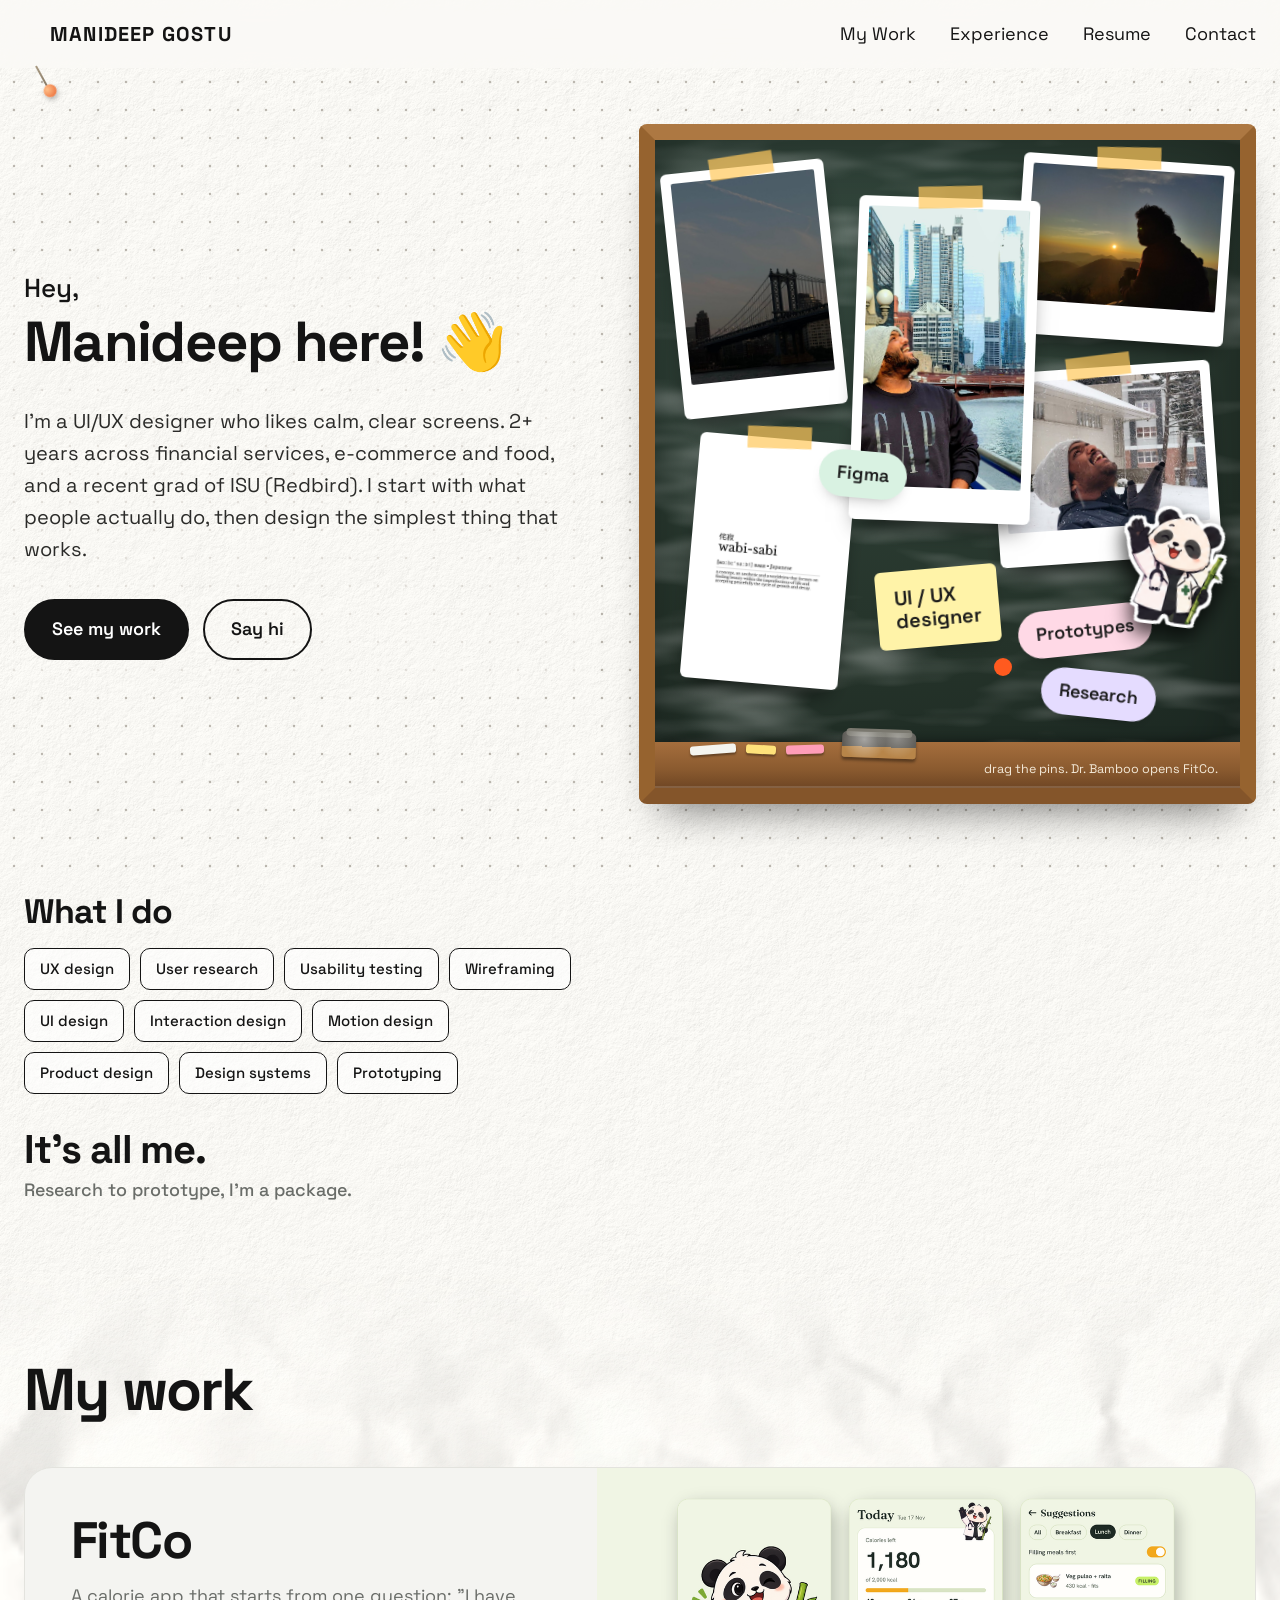
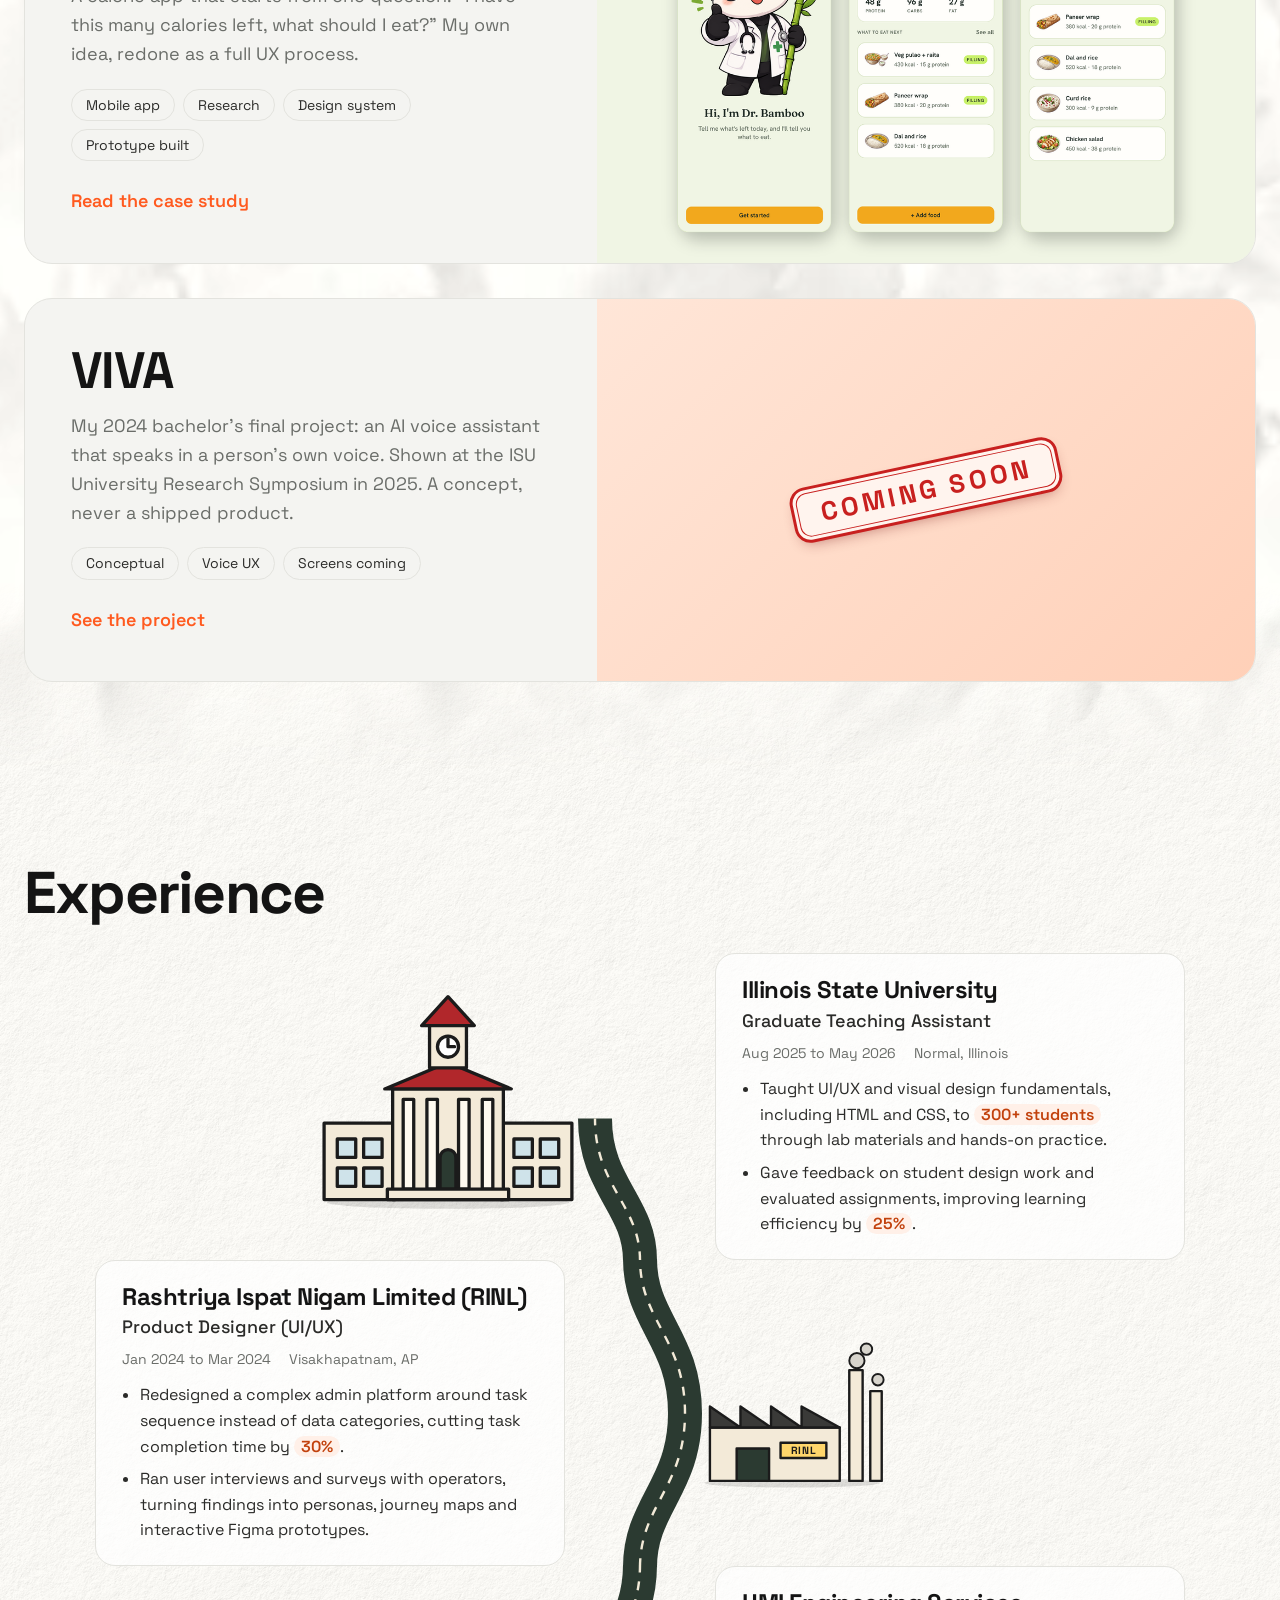
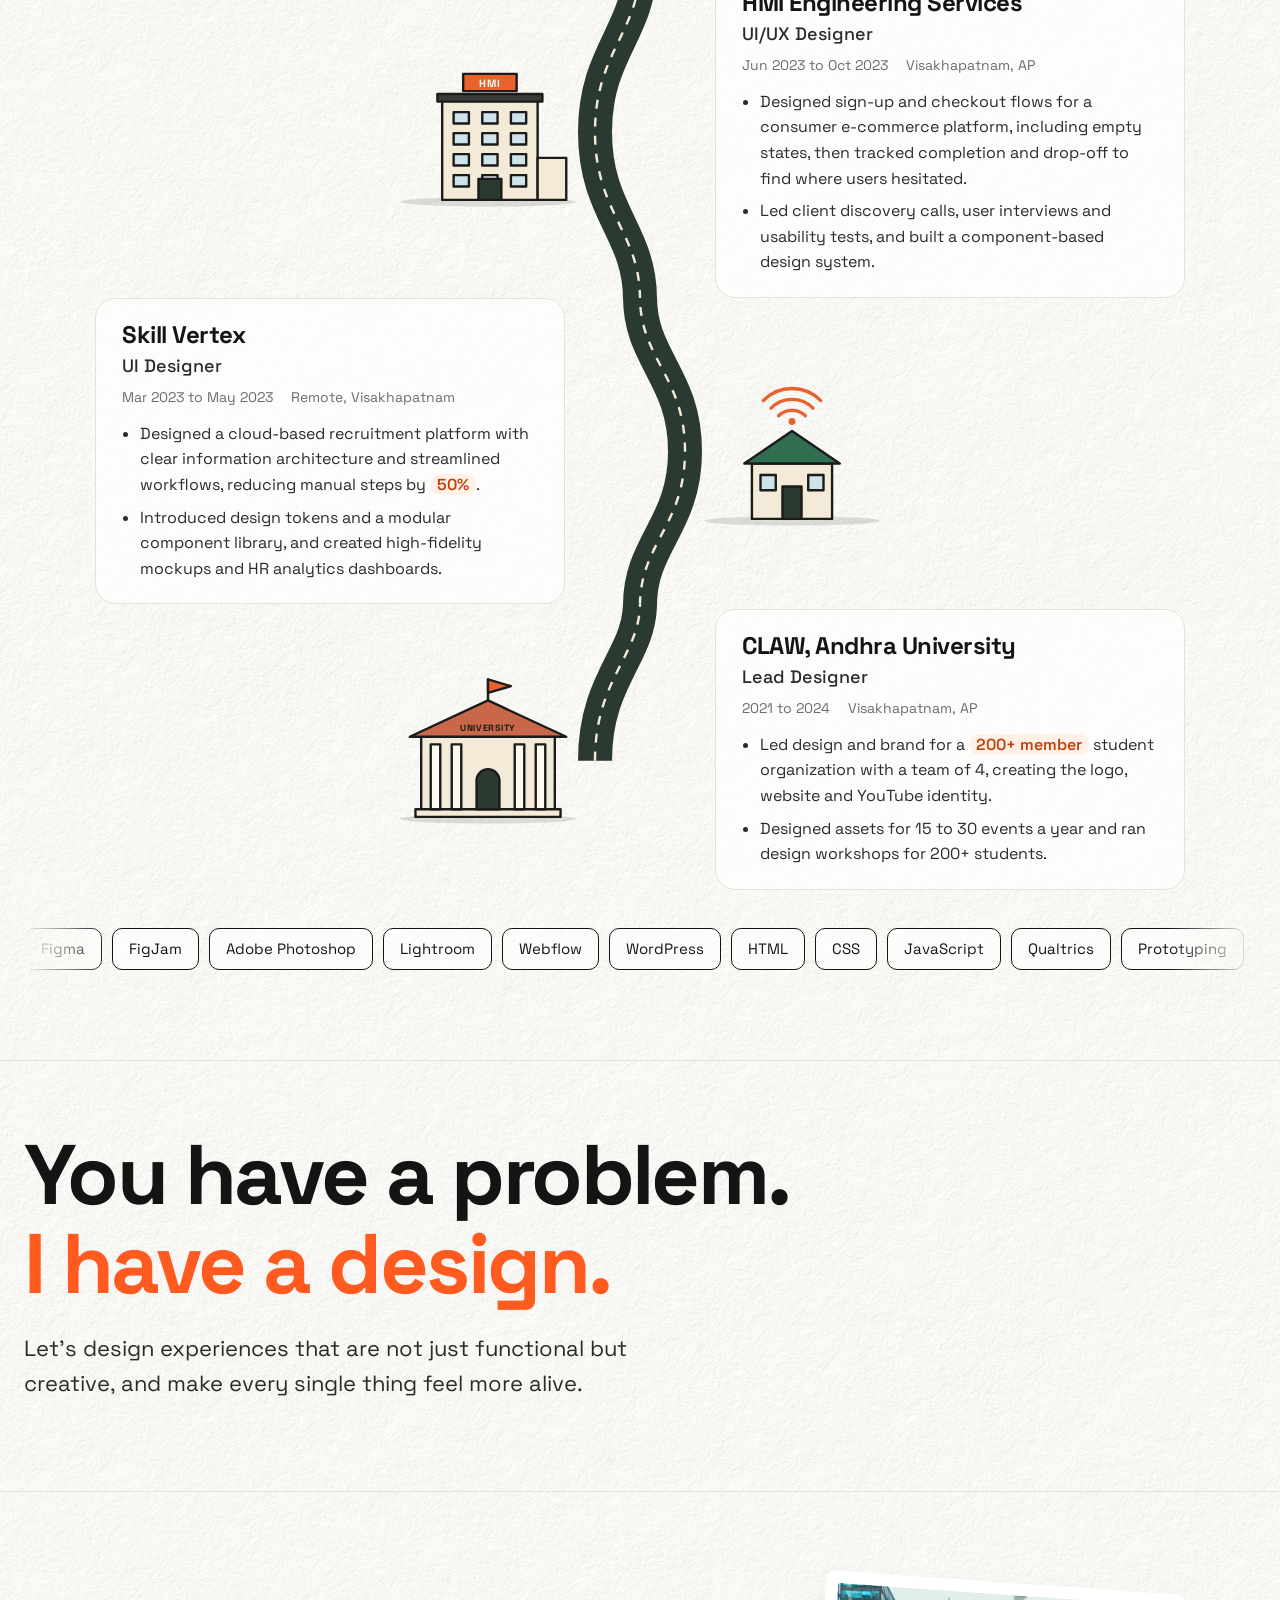
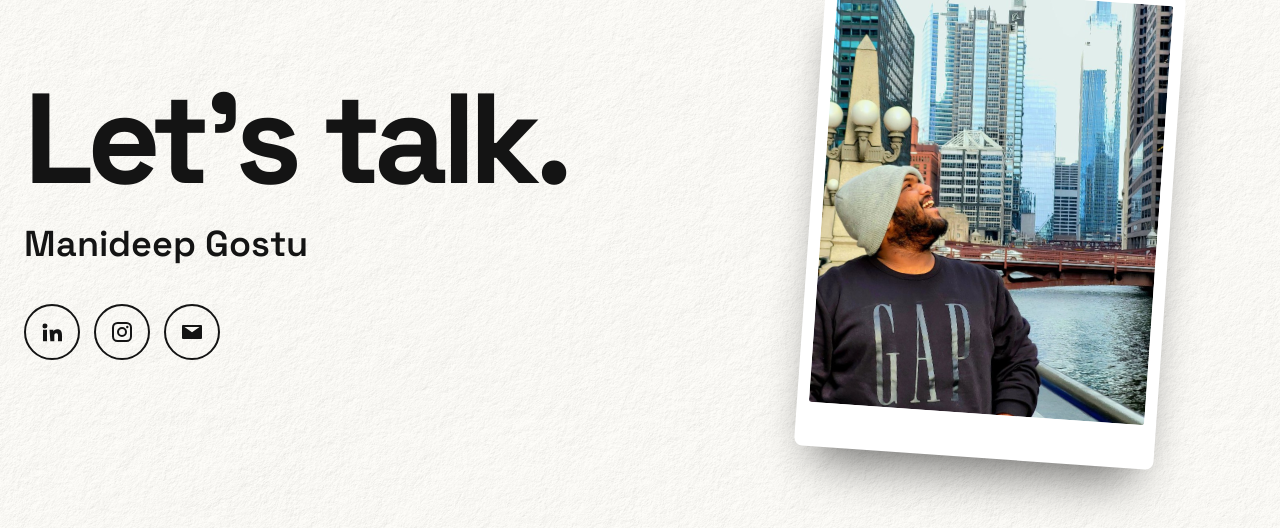
<file: index.html>
<!doctype html>
<html lang="en"><head><meta charset="utf-8"><meta name="viewport" content="width=device-width,initial-scale=1">
<title>Manideep | UX/UI Designer</title>
<meta name="description" content="UX/UI designer with a master's in Information Systems. Case studies, process and experience.">
<link rel="preconnect" href="https://fonts.googleapis.com"><link rel="preconnect" href="https://fonts.gstatic.com" crossorigin>
<link href="https://fonts.googleapis.com/css2?family=Space+Grotesk:wght@400;500;600;700&display=swap" rel="stylesheet">
<link rel="stylesheet" href="style.css"></head><body>
<nav class="nav"><div class="wrap">
  <a class="brand" href="index.html">Manideep Gostu</a>
  <ul><li><a class="link" href="index.html#work">My Work</a></li><li><a class="link" href="index.html#experience">Experience</a></li><li><a class="link" href="https://drive.google.com/file/d/1lk64tgQct_yPAMCGnlm1fvzuZqLw3ZTP/view?usp=sharing" target="_blank" rel="noopener">Resume</a></li><li><a class="link" href="index.html#contact">Contact</a></li></ul>
  <button class="cord" type="button" aria-label="Pull to go back to the top" title="Pull me"><span class="in"><i class="str"></i><i class="bead"></i></span></button>
</div></nav>
<header class="hero"><canvas class="dots" aria-hidden="true"></canvas><div class="wrap">
  <div>
    <h3 class="hey">Hey,</h3><h2 class="here">Manideep here! <i class="wave" style="font-style:normal">👋</i></h2>
    <p>I'm a UI/UX designer who likes calm, clear screens. 2+ years across financial services, e-commerce and food, and a recent grad of ISU (Redbird). I start with what people actually do, then design the simplest thing that works.</p>
    <div class="btns"><a class="btn fill" href="#work">See my work</a><a class="btn" href="#contact">Say hi</a></div>
  </div>
  <div class="board" id="board" aria-label="Chalkboard mood board. Drag the pins around.">
    <div class="tray" aria-hidden="true"><i class="chalk c1"></i><i class="chalk c2"></i><i class="chalk c3"></i><i class="duster"></i></div>
    <div class="pin photo" style="left:3%;top:4%;width:28%;height:38%;--r:-6deg;--d:.05s"><img src="images/me/1.jpg" alt="Manhattan Bridge at dusk"></div>
    <div class="pin photo" style="left:62%;top:3%;width:36%;height:28%;--r:4deg;--d:.2s"><img src="images/me/2.jpg" alt="Sunrise from a hilltop"></div>
    <div class="pin photo" style="left:34%;top:9%;width:31%;height:50%;--r:2deg;--d:.35s;z-index:3"><img src="images/me/4.jpg" alt="Manideep laughing by the Chicago River"></div>
    <div class="pin photo" style="left:58%;top:35%;width:38%;height:30%;--r:-4deg;--d:.5s"><img src="images/me/5.jpg" alt="Catching snow"></div>
    <div class="pin photo" style="left:6%;top:46%;width:27%;height:38%;--r:5deg;--d:.65s"><img class="fit" src="images/me/3.jpg" alt="Wabi-sabi"></div>
    <div class="pin note" style="left:38%;top:66%;--r:-5deg;--c:#fff3a8;--d:.8s">UI / UX<br>designer</div>
    <div class="pin chip" style="left:28%;top:48%;--r:5deg;--c:#d9f2e2;--d:.9s">Figma</div>
    <div class="pin chip" style="left:62%;top:72%;--r:-6deg;--c:#ffd9e6;--d:.95s">Prototypes</div>
    <div class="pin chip" style="left:66%;top:82%;--r:6deg;--c:#e5dcff;--d:1s">Research</div>
    <div class="pin dot" style="left:58%;top:80%;--d:1.1s"></div>
    <div class="pin sticker bam" data-href="fitco.html" role="link" tabindex="0" title="Open the FitCo case study" style="left:80%;top:57%;width:17%;--r:7deg;--d:1.2s;z-index:8"><img src="images/dr-bamboo-wave.png" alt="Dr. Bamboo from FitCo. Click to open the case study"></div>
    <span class="hint">drag the pins. Dr. Bamboo opens FitCo.</span>
  </div>
</div></header>

<section class="about"><div class="wrap">
  <h2>What I do</h2>
  <div class="do"><div class="r"><span>UX design</span><span>User research</span><span>Usability testing</span><span>Wireframing</span></div><div class="r"><span>UI design</span><span>Interaction design</span><span>Motion design</span></div><div class="r"><span>Product design</span><span>Design systems</span><span>Prototyping</span></div></div>
  <div class="bigall">It's all me.<small>Research to prototype, I'm a package.</small></div>
</div></section>

<section class="block" id="work"><video class="paper" autoplay muted loop playsinline aria-hidden="true"><source src="images/paper-slow.webm" type="video/webm"><source src="images/paper-slow.mp4" type="video/mp4"></video><div class="wrap">
  <h2>My work</h2>
  <div class="work">
    <a class="card reveal" href="fitco.html">
      <div class="txt"><h3>FitCo</h3>
        <p>A calorie app that starts from one question: "I have this many calories left, what should I eat?" My own idea, redone as a full UX process.</p>
        <div class="tags"><span class="tag">Mobile app</span><span class="tag">Research</span><span class="tag">Design system</span><span class="tag">Prototype built</span></div>
        <span class="go">Read the case study</span></div>
      <div class="art"><img src="images/fitco-cover.png" alt="FitCo welcome, home and suggestions screens"></div>
    </a>
    <a class="card reveal" href="viva.html">
      <div class="txt"><h3>VIVA</h3>
        <p>My 2024 bachelor's final project: an AI voice assistant that speaks in a person's own voice. Shown at the ISU University Research Symposium in 2025. A concept, never a shipped product.</p>
        <div class="tags"><span class="tag">Conceptual</span><span class="tag">Voice UX</span><span class="tag warn">Screens coming</span></div>
        <span class="go">See the project</span></div>
      <div class="art viva"><span class="stamp" aria-label="Coming soon">COMING SOON</span><div class="wave-art" aria-hidden="true"><span style="animation-delay:0.00s"></span><span style="animation-delay:0.12s"></span><span style="animation-delay:0.24s"></span><span style="animation-delay:0.36s"></span><span style="animation-delay:0.48s"></span><span style="animation-delay:0.60s"></span><span style="animation-delay:0.72s"></span><span style="animation-delay:0.84s"></span><span style="animation-delay:0.96s"></span><span style="animation-delay:1.08s"></span><span style="animation-delay:1.20s"></span><span style="animation-delay:1.32s"></span><span style="animation-delay:1.44s"></span><span style="animation-delay:1.56s"></span><span style="animation-delay:1.68s"></span></div></div>
    </a>
  </div>
</div></section>

<section class="block" id="experience"><div class="wrap">
  <h2>Experience</h2>
  <div class="road">
<article class="stop L reveal">
  <div class="bwrap"><svg class="bld big" viewBox="0 0 220 170" aria-hidden="true" focusable="false"><ellipse cx="110" cy="158" rx="92" ry="5" fill="rgba(0,0,0,.12)"/><g class="o"><rect class="wall" x="16" y="98" width="54" height="58"/><rect class="wall" x="150" y="98" width="54" height="58"/><rect class="wall" x="68" y="72" width="84" height="84"/>
<polygon class="roofr" points="62,72 110,52 158,72"/><rect class="wall" x="96" y="22" width="28" height="34"/><polygon class="roofr" points="90,24 110,2 130,24"/>
<circle cx="110" cy="40" r="8" fill="#fff"/><path d="M110 34 V40 H115" fill="none"/>
<rect class="col" x="76" y="80" width="8" height="68"/><rect class="col" x="94" y="80" width="8" height="68"/><rect class="col" x="118" y="80" width="8" height="68"/><rect class="col" x="136" y="80" width="8" height="68"/>
<path class="door" d="M104 148 V124 a6 6 0 0 1 12 0 V148 Z"/><rect class="wall" x="64" y="148" width="92" height="8"/>
<rect class="glass" x="26" y="110" width="14" height="14"/><rect class="glass" x="46" y="110" width="14" height="14"/><rect class="glass" x="160" y="110" width="14" height="14"/><rect class="glass" x="180" y="110" width="14" height="14"/>
<rect class="glass" x="26" y="132" width="14" height="14"/><rect class="glass" x="46" y="132" width="14" height="14"/><rect class="glass" x="160" y="132" width="14" height="14"/><rect class="glass" x="180" y="132" width="14" height="14"/></g></svg></div>
  <div class="rd" aria-hidden="true"><svg viewBox="0 0 100 100" preserveAspectRatio="none"><path class="asph" d="M50 100 C50 82 20 76 20 54"/><path class="dash" d="M50 100 C50 82 20 76 20 54"/></svg></div>
  <div class="scard"><h3 class="who">Illinois State University</h3><p class="role">Graduate Teaching Assistant</p><p class="when"><span>Aug 2025 to May 2026</span><span>Normal, Illinois</span></p><ul><li>Taught UI/UX and visual design fundamentals, including HTML and CSS, to <span class="pill">300+ students</span> through lab materials and hands-on practice.</li><li>Gave feedback on student design work and evaluated assignments, improving learning efficiency by <span class="pill">25%</span>.</li></ul></div>
</article>
<article class="stop R reveal">
  <div class="bwrap"><svg class="bld " viewBox="0 0 220 170" aria-hidden="true" focusable="false"><ellipse cx="110" cy="158" rx="92" ry="5" fill="rgba(0,0,0,.12)"/><g class="o"><rect class="wall" x="24" y="100" width="136" height="56"/><polygon class="roof3" points="24,100 24,78 56,100 56,78 88,100 88,78 120,100 120,78 160,100"/>
<rect class="wall" x="170" y="40" width="14" height="116"/><rect class="wall" x="192" y="62" width="12" height="94"/>
<rect class="door" x="52" y="122" width="34" height="34"/><rect class="sign y" x="98" y="116" width="48" height="16"/></g>
<text x="122" y="128" text-anchor="middle" class="sgn">RINL</text>
<g fill="#d7d4cc" stroke="#1b1b1b" stroke-width="2"><circle cx="178" cy="30" r="8"/><circle cx="188" cy="18" r="6"/><circle cx="200" cy="50" r="6"/></g></svg></div>
  <div class="rd" aria-hidden="true"><svg viewBox="0 0 100 100" preserveAspectRatio="none"><path class="asph" d="M50 100 C50 80 80 74 80 50 C80 26 50 20 50 0"/><path class="dash" d="M50 100 C50 80 80 74 80 50 C80 26 50 20 50 0"/></svg></div>
  <div class="scard"><h3 class="who">Rashtriya Ispat Nigam Limited (RINL)</h3><p class="role">Product Designer (UI/UX)</p><p class="when"><span>Jan 2024 to Mar 2024</span><span>Visakhapatnam, AP</span></p><ul><li>Redesigned a complex admin platform around task sequence instead of data categories, cutting task completion time by <span class="pill">30%</span>.</li><li>Ran user interviews and surveys with operators, turning findings into personas, journey maps and interactive Figma prototypes.</li></ul></div>
</article>
<article class="stop L reveal">
  <div class="bwrap"><svg class="bld " viewBox="0 0 220 170" aria-hidden="true" focusable="false"><ellipse cx="110" cy="158" rx="92" ry="5" fill="rgba(0,0,0,.12)"/><g class="o"><rect class="wall" x="62" y="52" width="100" height="104"/><rect class="roof3" x="57" y="45" width="110" height="8"/>
<rect class="wall" x="162" y="112" width="30" height="44"/>
<rect class="glass" x="74" y="64" width="16" height="12"/><rect class="glass" x="74" y="86" width="16" height="12"/><rect class="glass" x="74" y="108" width="16" height="12"/><rect class="glass" x="74" y="130" width="16" height="12"/><rect class="glass" x="104" y="64" width="16" height="12"/><rect class="glass" x="104" y="86" width="16" height="12"/><rect class="glass" x="104" y="108" width="16" height="12"/><rect class="glass" x="104" y="130" width="16" height="12"/><rect class="glass" x="134" y="64" width="16" height="12"/><rect class="glass" x="134" y="86" width="16" height="12"/><rect class="glass" x="134" y="108" width="16" height="12"/><rect class="glass" x="134" y="130" width="16" height="12"/>
<rect class="door" x="100" y="134" width="24" height="22"/><rect class="sign" x="84" y="24" width="56" height="18"/></g>
<text x="112" y="37.5" text-anchor="middle" class="sgn w">HMI</text></svg></div>
  <div class="rd" aria-hidden="true"><svg viewBox="0 0 100 100" preserveAspectRatio="none"><path class="asph" d="M50 100 C50 80 20 74 20 50 C20 26 50 20 50 0"/><path class="dash" d="M50 100 C50 80 20 74 20 50 C20 26 50 20 50 0"/></svg></div>
  <div class="scard"><h3 class="who">HMI Engineering Services</h3><p class="role">UI/UX Designer</p><p class="when"><span>Jun 2023 to Oct 2023</span><span>Visakhapatnam, AP</span></p><ul><li>Designed sign-up and checkout flows for a consumer e-commerce platform, including empty states, then tracked completion and drop-off to find where users hesitated.</li><li>Led client discovery calls, user interviews and usability tests, and built a component-based design system.</li></ul></div>
</article>
<article class="stop R reveal">
  <div class="bwrap"><svg class="bld " viewBox="0 0 220 170" aria-hidden="true" focusable="false"><ellipse cx="110" cy="158" rx="92" ry="5" fill="rgba(0,0,0,.12)"/><g class="o"><rect class="wall" x="68" y="98" width="84" height="58"/><polygon class="roof2" points="60,98 110,64 160,98"/>
<rect class="door" x="100" y="122" width="20" height="34"/><rect class="glass" x="77" y="110" width="16" height="16"/><rect class="glass" x="127" y="110" width="16" height="16"/></g>
<g fill="none" stroke="#e8622c" stroke-width="3.5" stroke-linecap="round"><path d="M96 48 A20 20 0 0 1 124 48"/><path d="M88 40 A31 31 0 0 1 132 40"/><path d="M80 32 A42 42 0 0 1 140 32"/></g><circle cx="110" cy="54" r="3.6" fill="#e8622c"/></svg></div>
  <div class="rd" aria-hidden="true"><svg viewBox="0 0 100 100" preserveAspectRatio="none"><path class="asph" d="M50 100 C50 80 80 74 80 50 C80 26 50 20 50 0"/><path class="dash" d="M50 100 C50 80 80 74 80 50 C80 26 50 20 50 0"/></svg></div>
  <div class="scard"><h3 class="who">Skill Vertex</h3><p class="role">UI Designer</p><p class="when"><span>Mar 2023 to May 2023</span><span>Remote, Visakhapatnam</span></p><ul><li>Designed a cloud-based recruitment platform with clear information architecture and streamlined workflows, reducing manual steps by <span class="pill">50%</span>.</li><li>Introduced design tokens and a modular component library, and created high-fidelity mockups and HR analytics dashboards.</li></ul></div>
</article>
<article class="stop L reveal">
  <div class="bwrap"><svg class="bld " viewBox="0 0 220 170" aria-hidden="true" focusable="false"><ellipse cx="110" cy="158" rx="92" ry="5" fill="rgba(0,0,0,.12)"/><g class="o"><rect class="wall" x="40" y="72" width="140" height="84"/><polygon class="roof" points="28,72 110,34 192,72"/>
<rect class="wall" x="34" y="148" width="152" height="8"/>
<rect class="col" x="50" y="80" width="10" height="68"/><rect class="col" x="72" y="80" width="10" height="68"/><rect class="col" x="138" y="80" width="10" height="68"/><rect class="col" x="160" y="80" width="10" height="68"/>
<path class="door" d="M98 148 V118 a12 12 0 0 1 24 0 V148 Z"/>
<line x1="110" y1="34" x2="110" y2="12"/><polygon class="flag" points="110,12 134,19 110,26"/></g>
<text x="110" y="66" text-anchor="middle" class="sgn s9">UNIVERSITY</text></svg></div>
  <div class="rd" aria-hidden="true"><svg viewBox="0 0 100 100" preserveAspectRatio="none"><path class="asph" d="M20 54 C20 26 50 18 50 0"/><path class="dash" d="M20 54 C20 26 50 18 50 0"/></svg></div>
  <div class="scard"><h3 class="who">CLAW, Andhra University</h3><p class="role">Lead Designer</p><p class="when"><span>2021 to 2024</span><span>Visakhapatnam, AP</span></p><ul><li>Led design and brand for a <span class="pill">200+ member</span> student organization with a team of 4, creating the logo, website and YouTube identity.</li><li>Designed assets for 15 to 30 events a year and ran design workshops for 200+ students.</li></ul></div>
</article>
</div>
  <div class="marq" role="group" aria-label="Skills and tools"><div class="mtrack"><div class="mgrp"><span>Figma</span><span>FigJam</span><span>Adobe Photoshop</span><span>Lightroom</span><span>Webflow</span><span>WordPress</span><span>HTML</span><span>CSS</span><span>JavaScript</span><span>Qualtrics</span><span>Prototyping</span><span>Usability testing</span><span>Design systems</span><span>Wireframing</span><span>User research</span></div><div class="mgrp" aria-hidden="true"><span>Figma</span><span>FigJam</span><span>Adobe Photoshop</span><span>Lightroom</span><span>Webflow</span><span>WordPress</span><span>HTML</span><span>CSS</span><span>JavaScript</span><span>Qualtrics</span><span>Prototyping</span><span>Usability testing</span><span>Design systems</span><span>Wireframing</span><span>User research</span></div></div></div>
</div></section>

<section class="pitch"><div class="wrap">
  <h2>You have a problem.<br><em>I have a design.</em></h2>
  <p>Let's design experiences that are not just functional but creative, and make every single thing feel more alive.</p>
  </div></section>

<footer class="foot" id="contact"><div class="wrap">
  <div><h2>Let's talk.</h2><p class="fname">Manideep Gostu</p><div class="social"><a href="https://www.linkedin.com/in/manideep-guptha-gostu" target="_blank" rel="noopener" aria-label="LinkedIn"><svg viewBox="0 0 24 24"><path d="M4.98 3.5a2.5 2.5 0 11-.01 5 2.5 2.5 0 01.01-5zM3 9.75h4v11.5H3zM9.5 9.75h3.8v1.6h.06c.53-1 1.84-2.05 3.8-2.05 4.07 0 4.84 2.68 4.84 6.16v5.8h-4v-5.15c0-1.23-.02-2.8-1.7-2.8-1.71 0-1.97 1.33-1.97 2.7v5.25h-4z"/></svg></a><a href="https://www.instagram.com/iam_manideep984/" target="_blank" rel="noopener" aria-label="Instagram"><svg viewBox="0 0 24 24"><path d="M7.5 2h9A5.5 5.5 0 0122 7.5v9a5.5 5.5 0 01-5.5 5.5h-9A5.5 5.5 0 012 16.5v-9A5.5 5.5 0 017.5 2zm0 2A3.5 3.5 0 004 7.5v9A3.5 3.5 0 007.5 20h9a3.5 3.5 0 003.5-3.5v-9A3.5 3.5 0 0016.5 4zM12 7a5 5 0 110 10 5 5 0 010-10zm0 2a3 3 0 100 6 3 3 0 000-6zm5.3-3.2a1.2 1.2 0 110 2.4 1.2 1.2 0 010-2.4z"/></svg></a><a href="mailto:manideepguptha984@gmail.com" aria-label="Email"><svg viewBox="0 0 24 24"><path d="M3 5h18a1 1 0 011 1v12a1 1 0 01-1 1H3a1 1 0 01-1-1V6a1 1 0 011-1zm9 7.2L4.5 7v.01L12 12.2 19.5 7H4.5z"/></svg></a></div></div>
  <div class="fphoto"><img src="images/me/4.jpg" alt="Manideep laughing by the Chicago River"></div>
</div></footer>
<script src="script.js"></script></body></html>
</file>
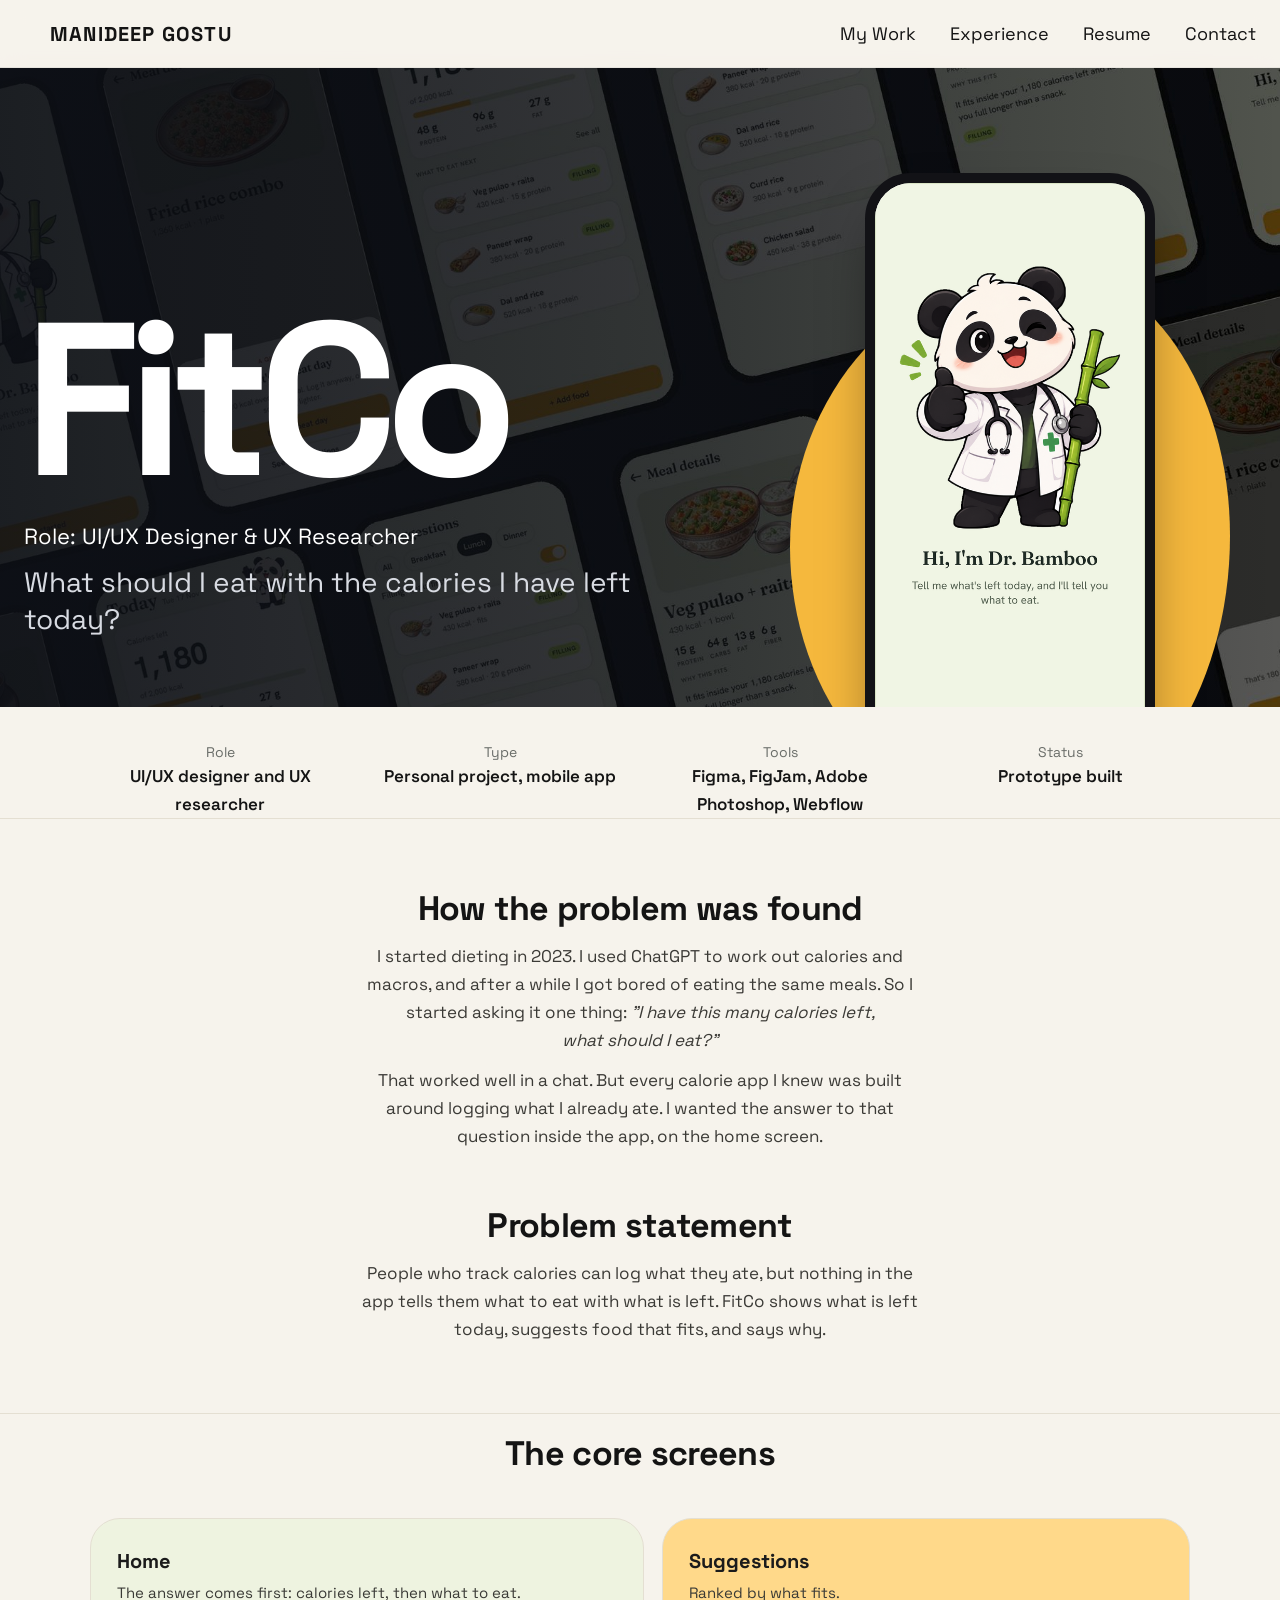
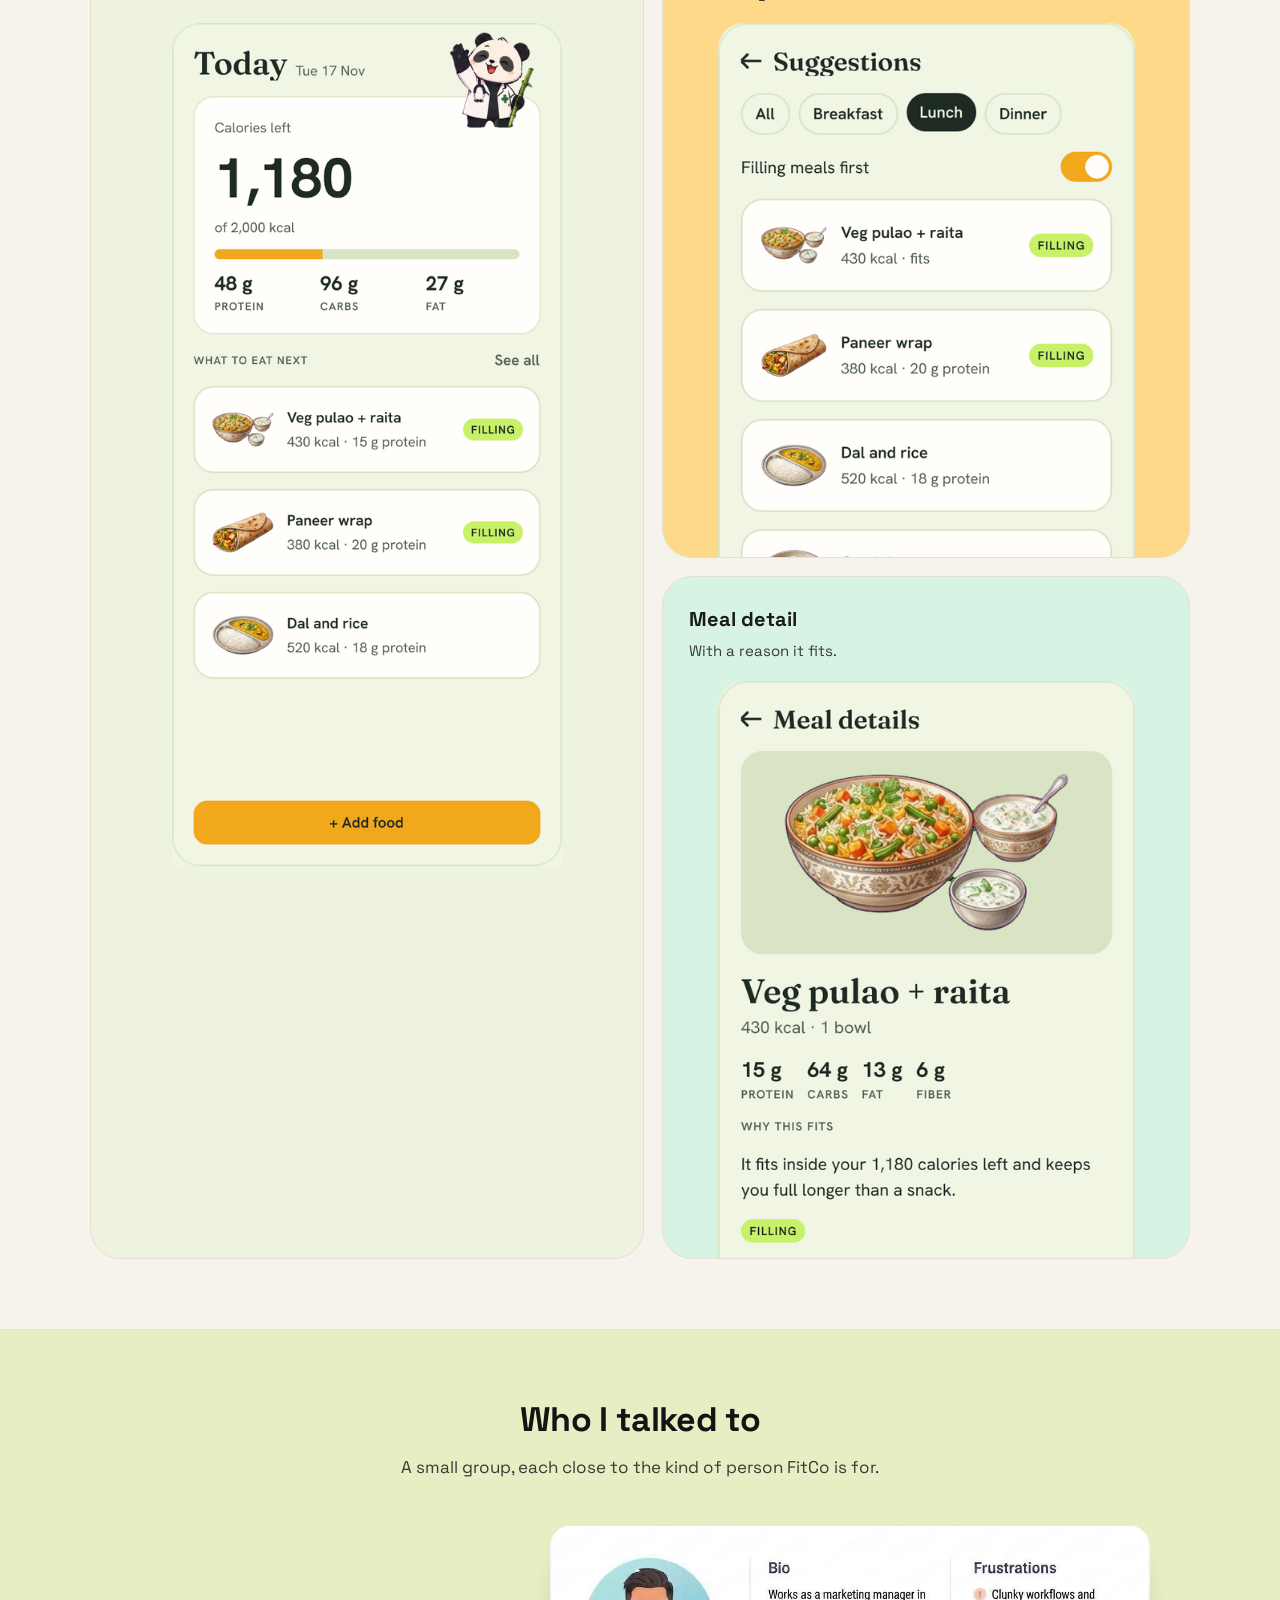
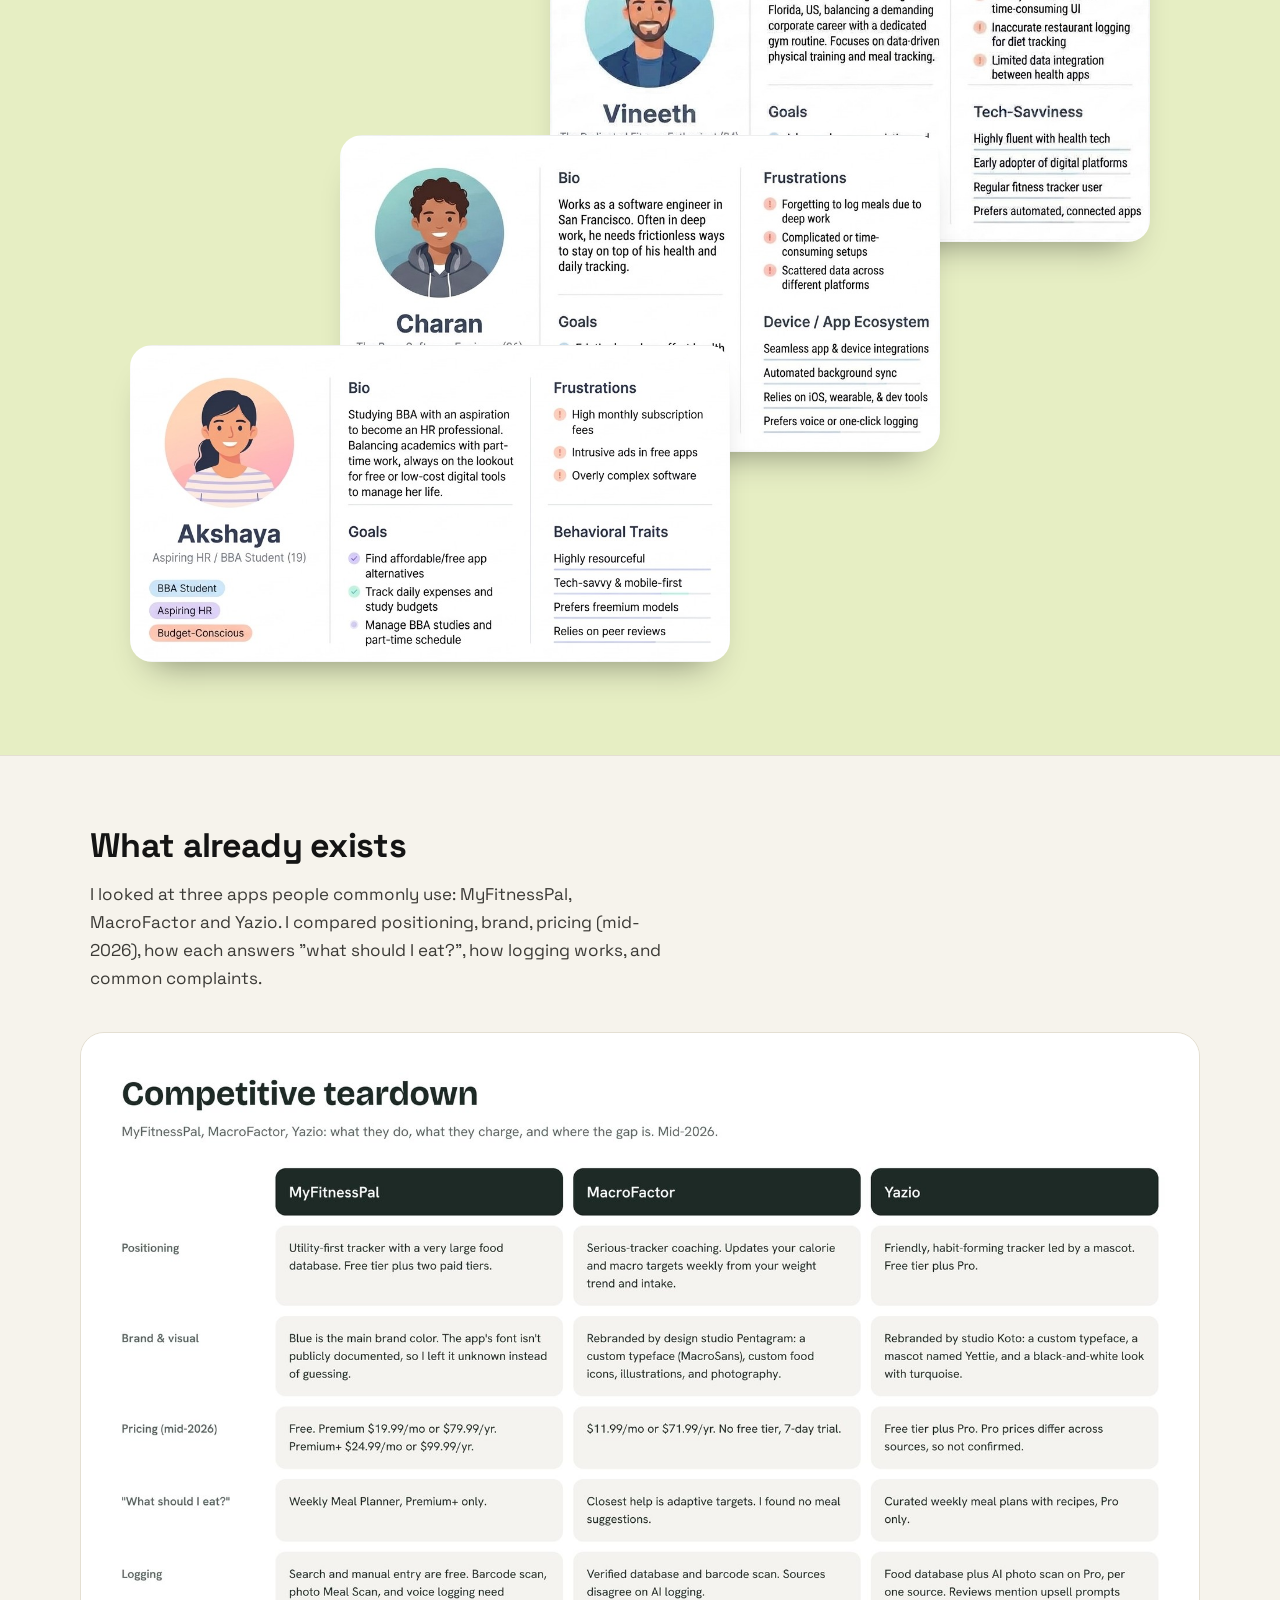
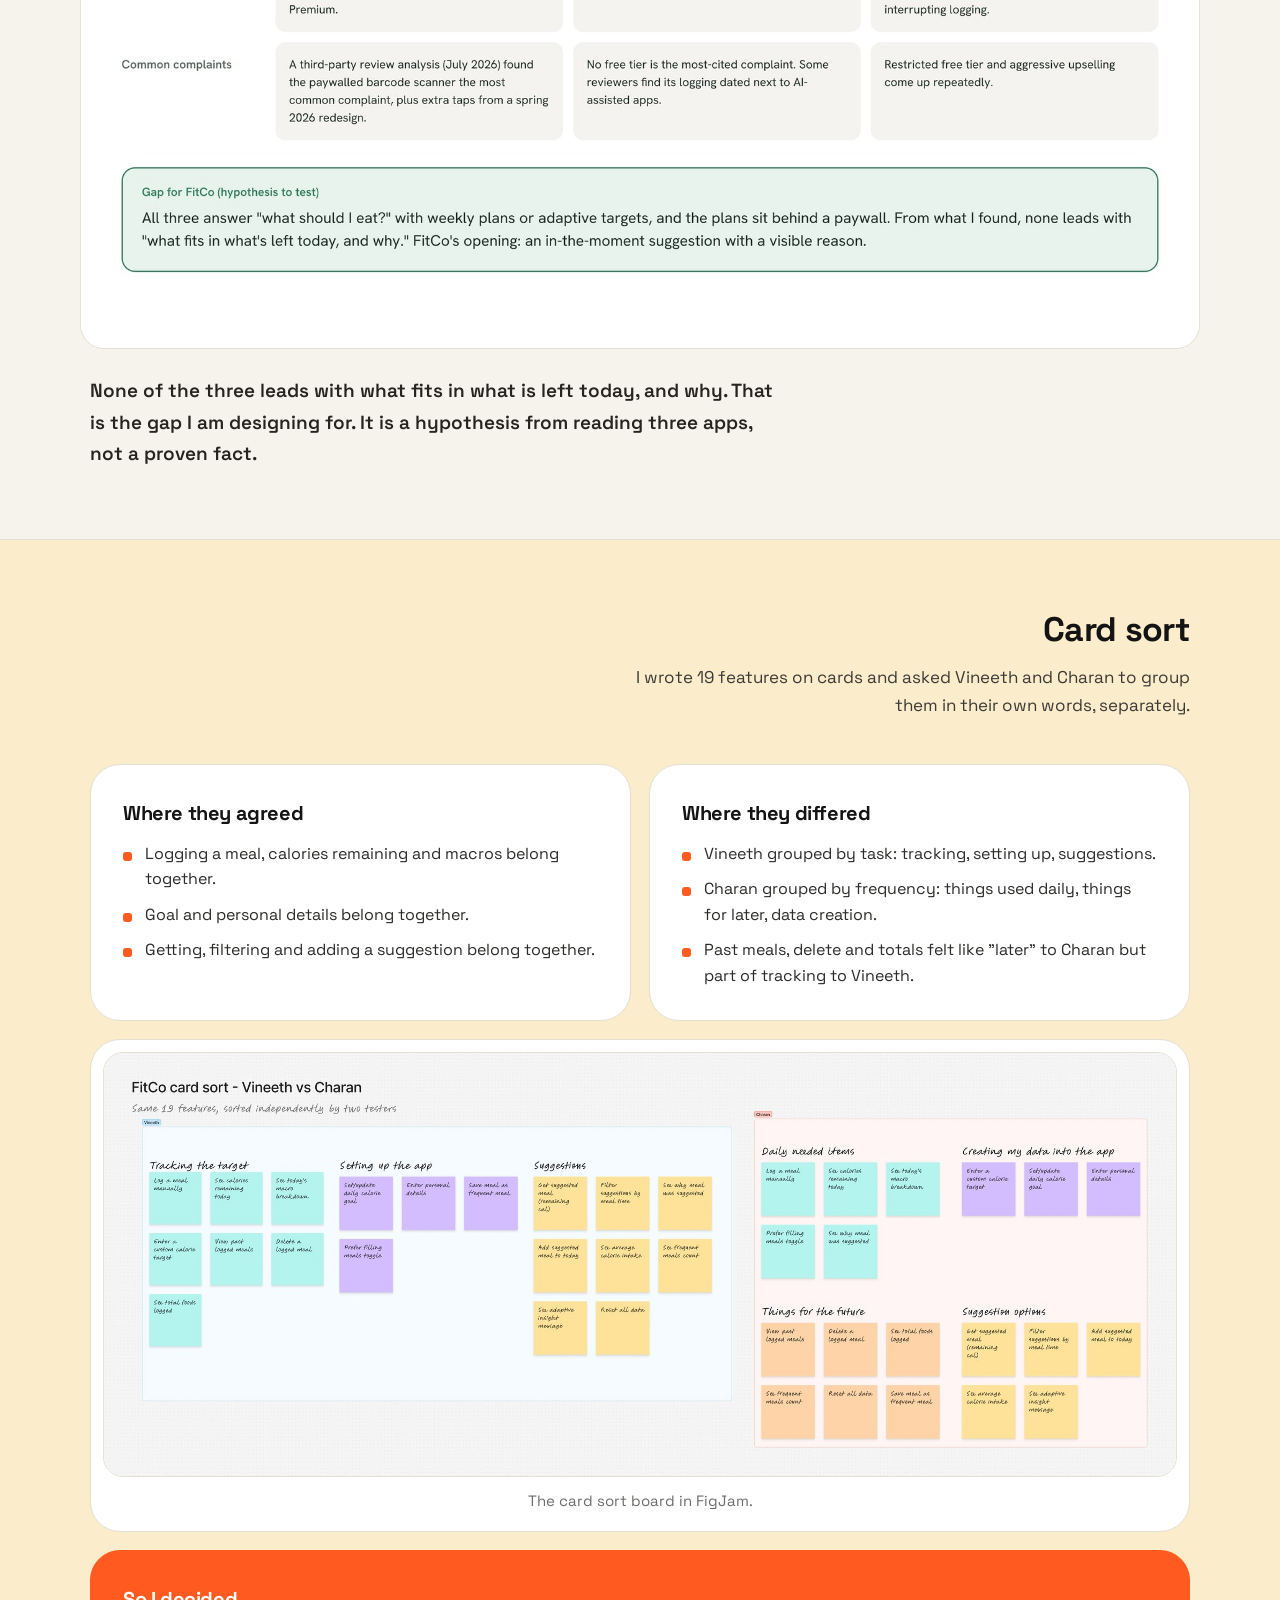
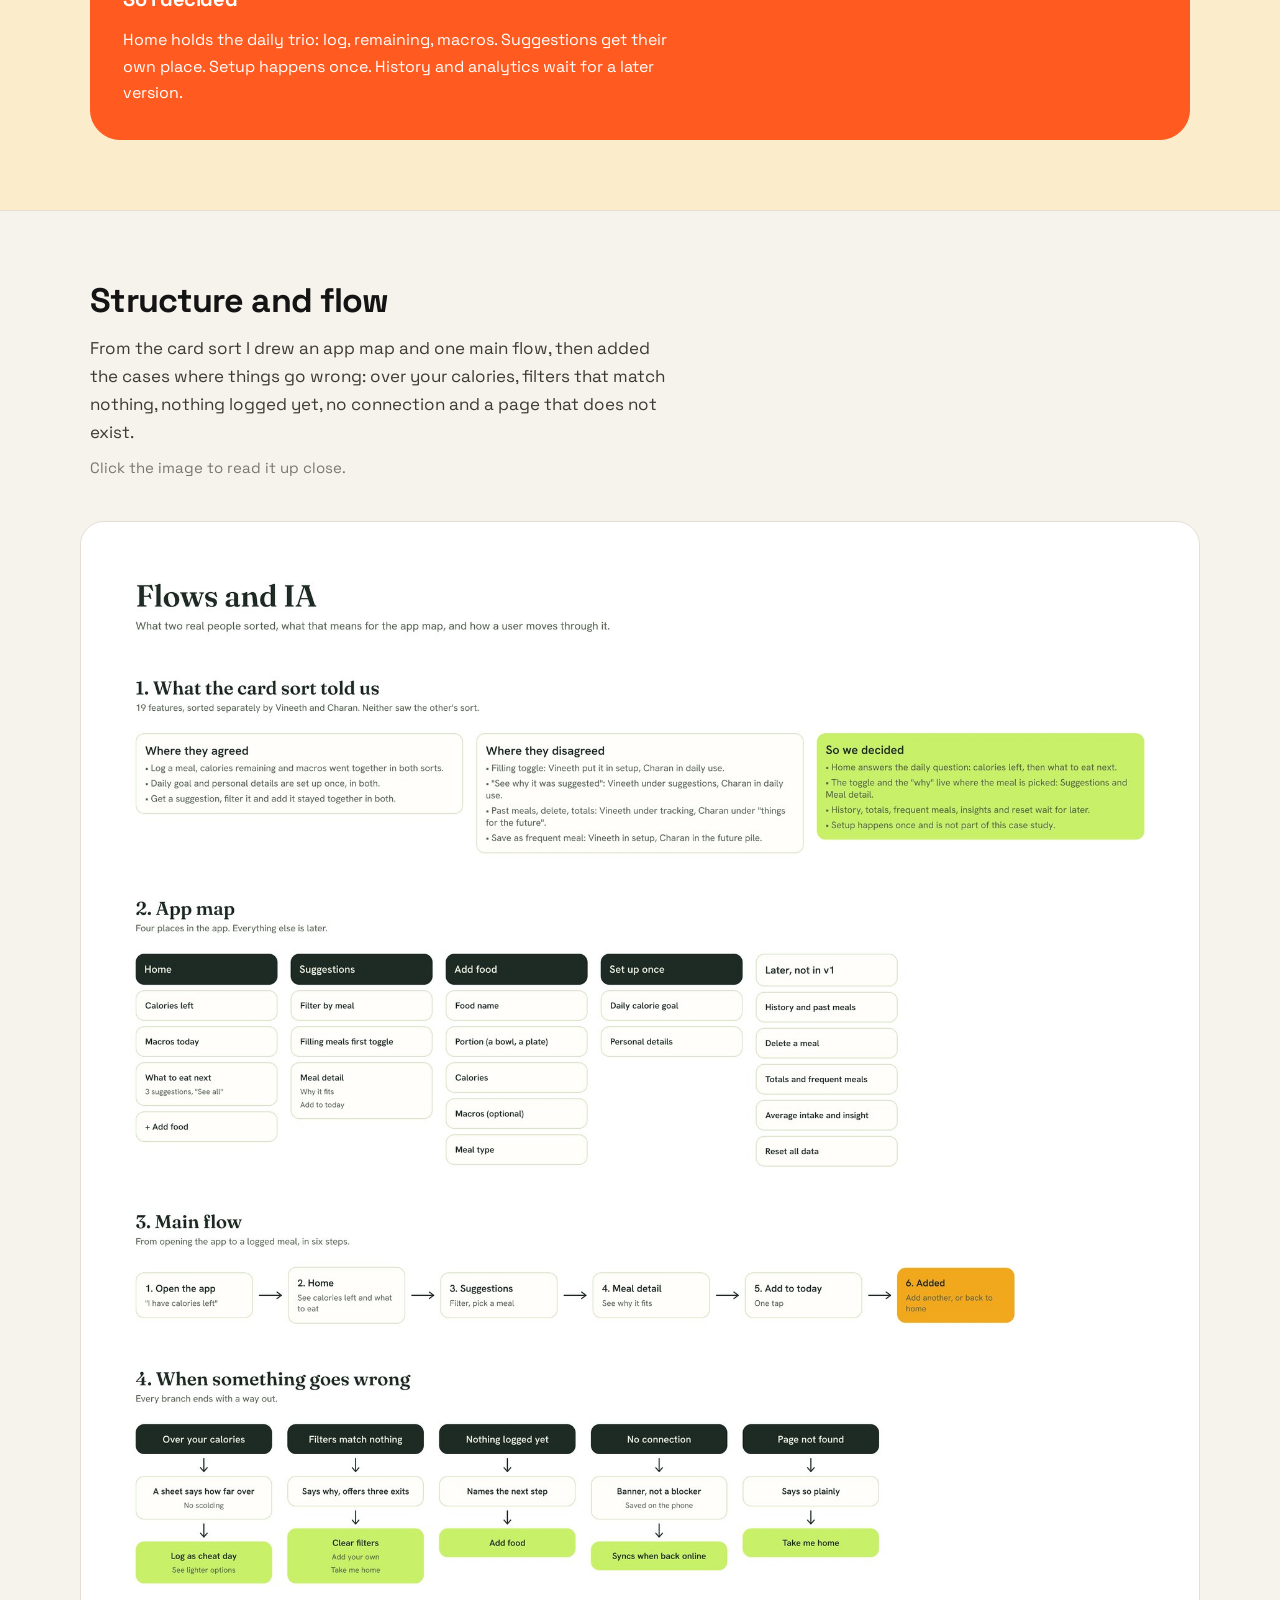
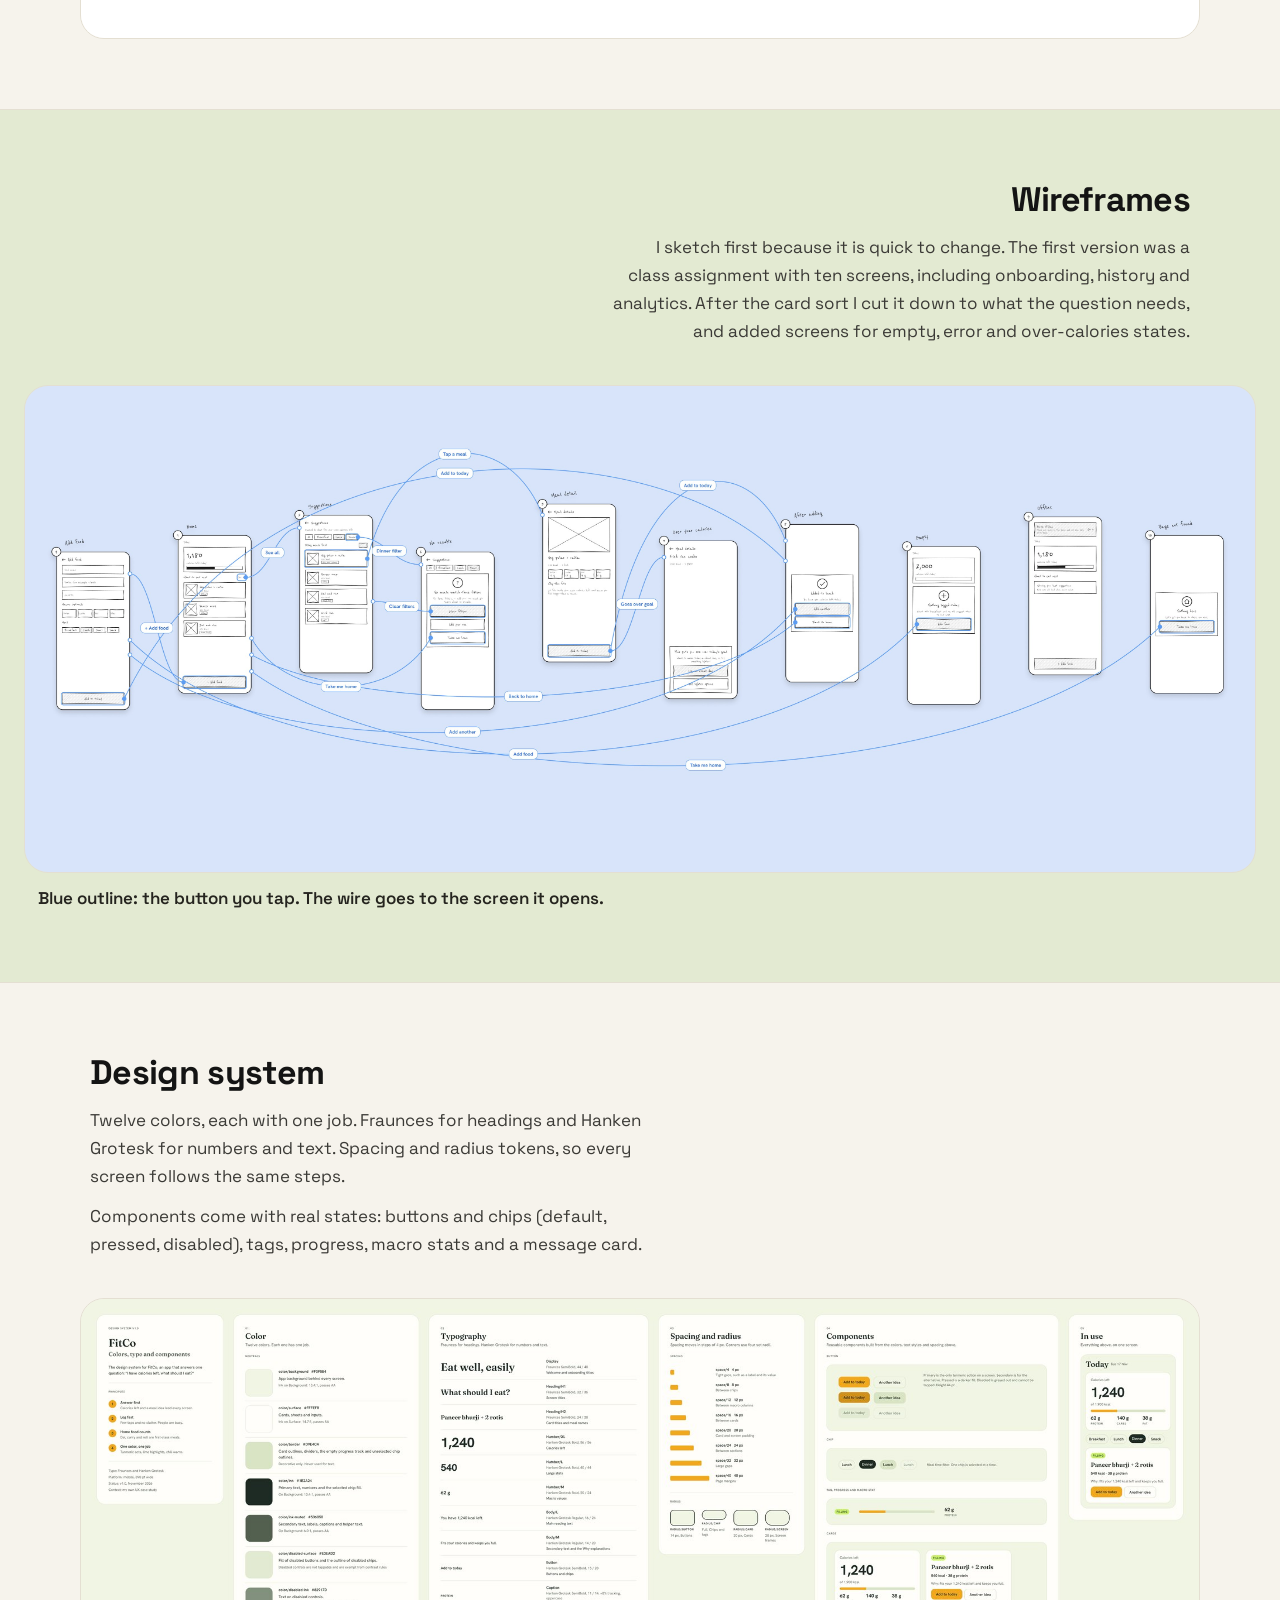
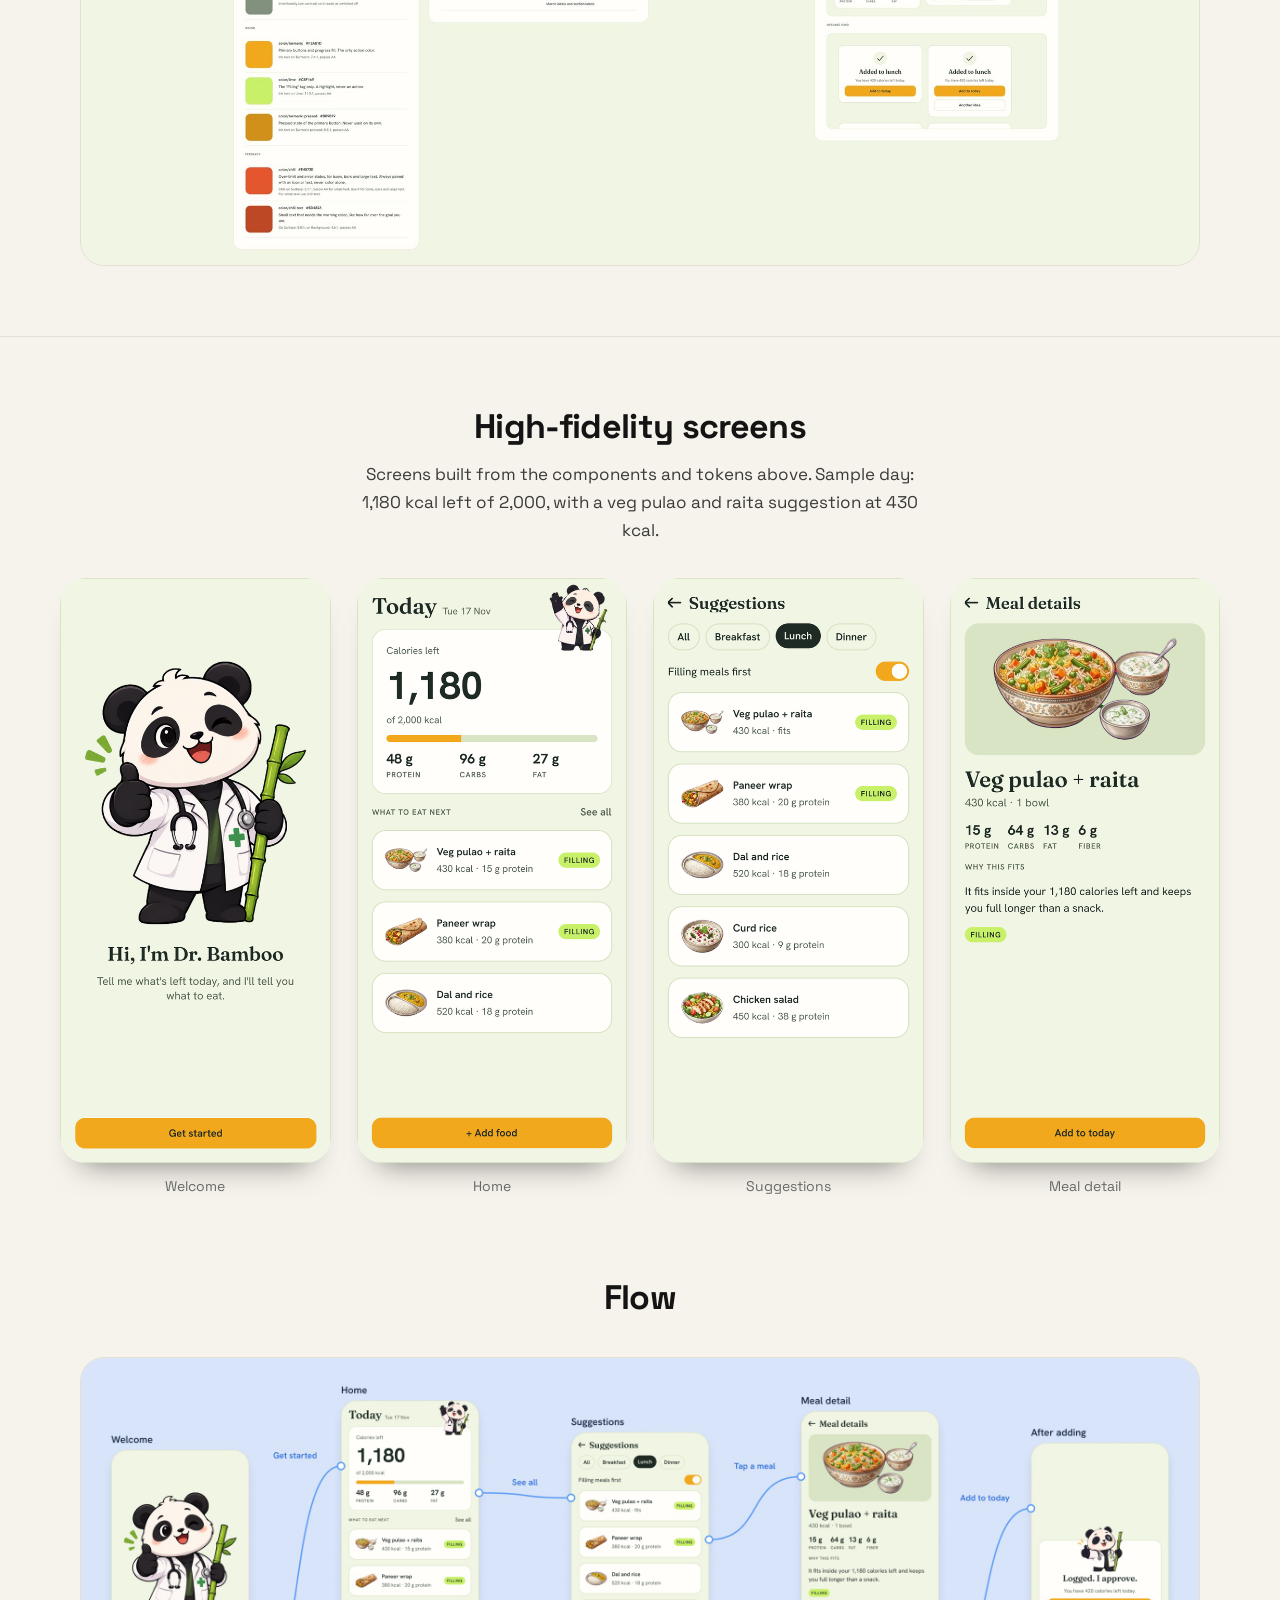
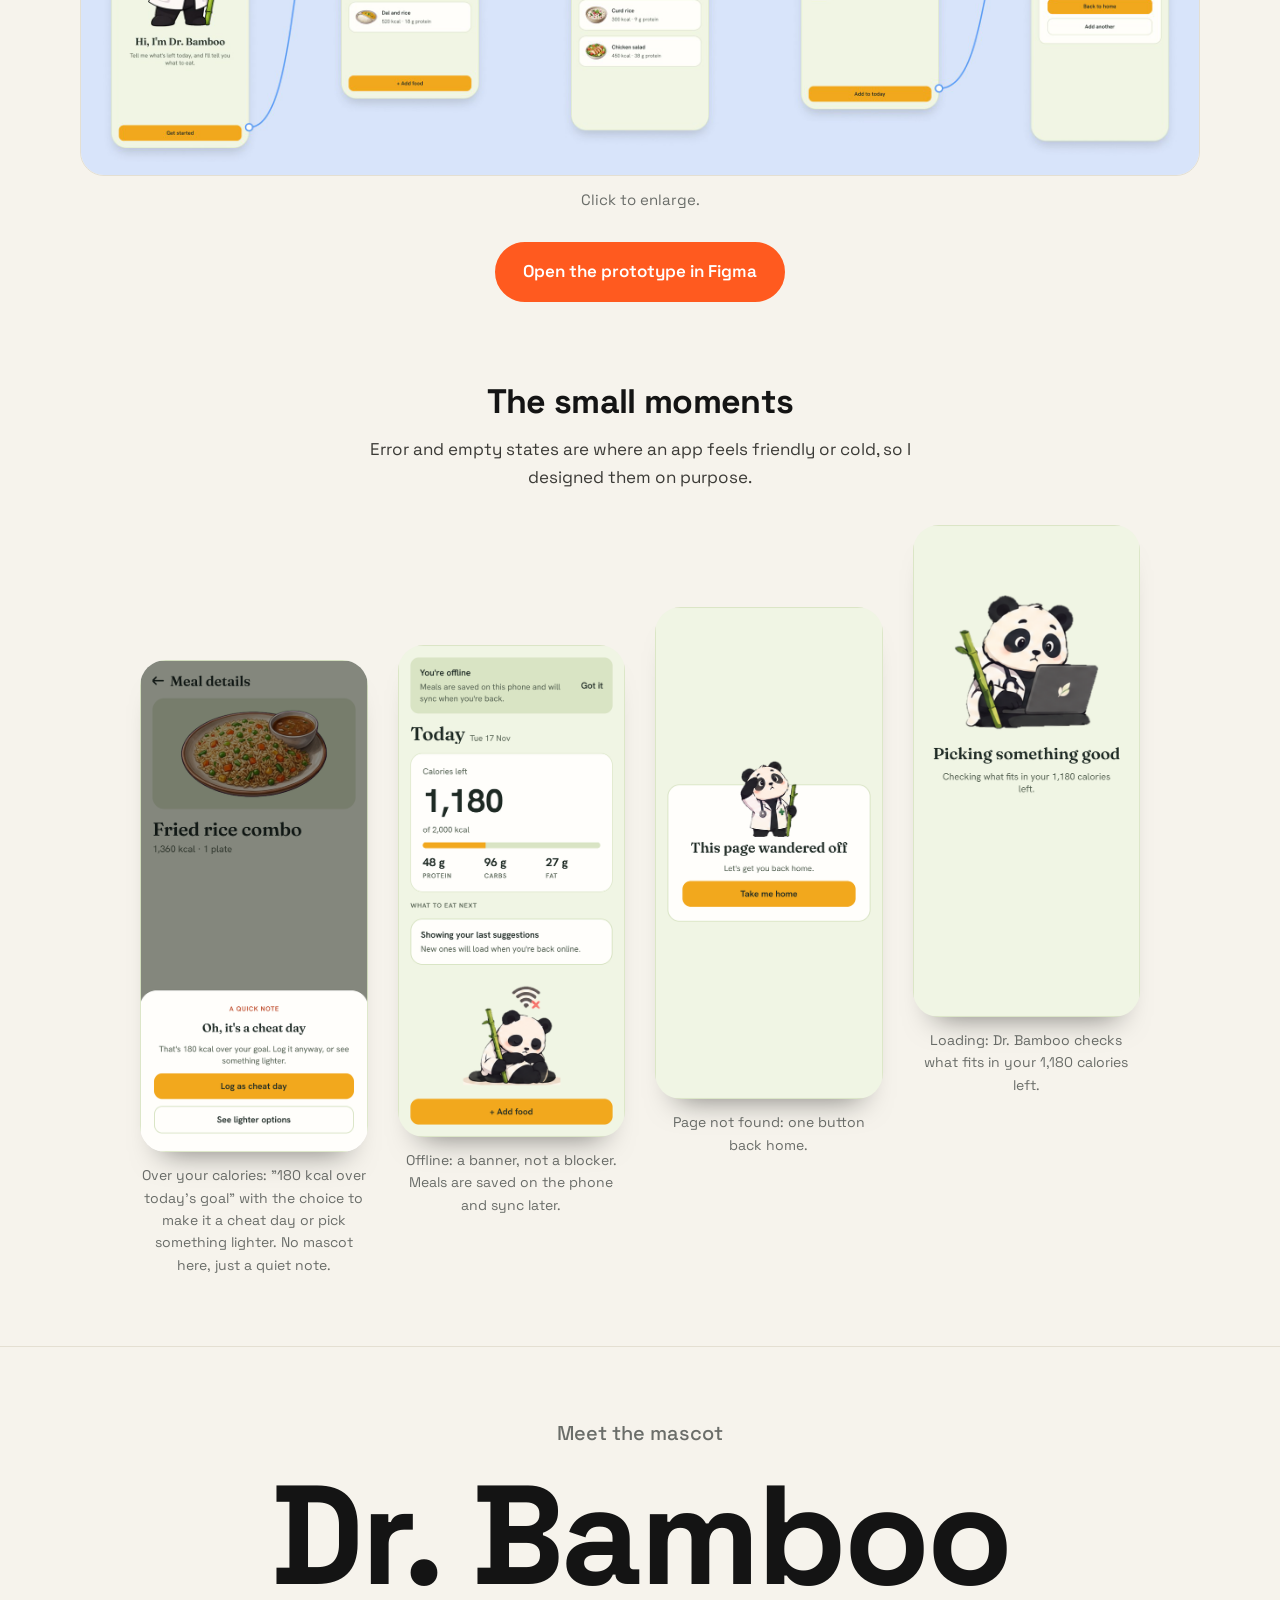
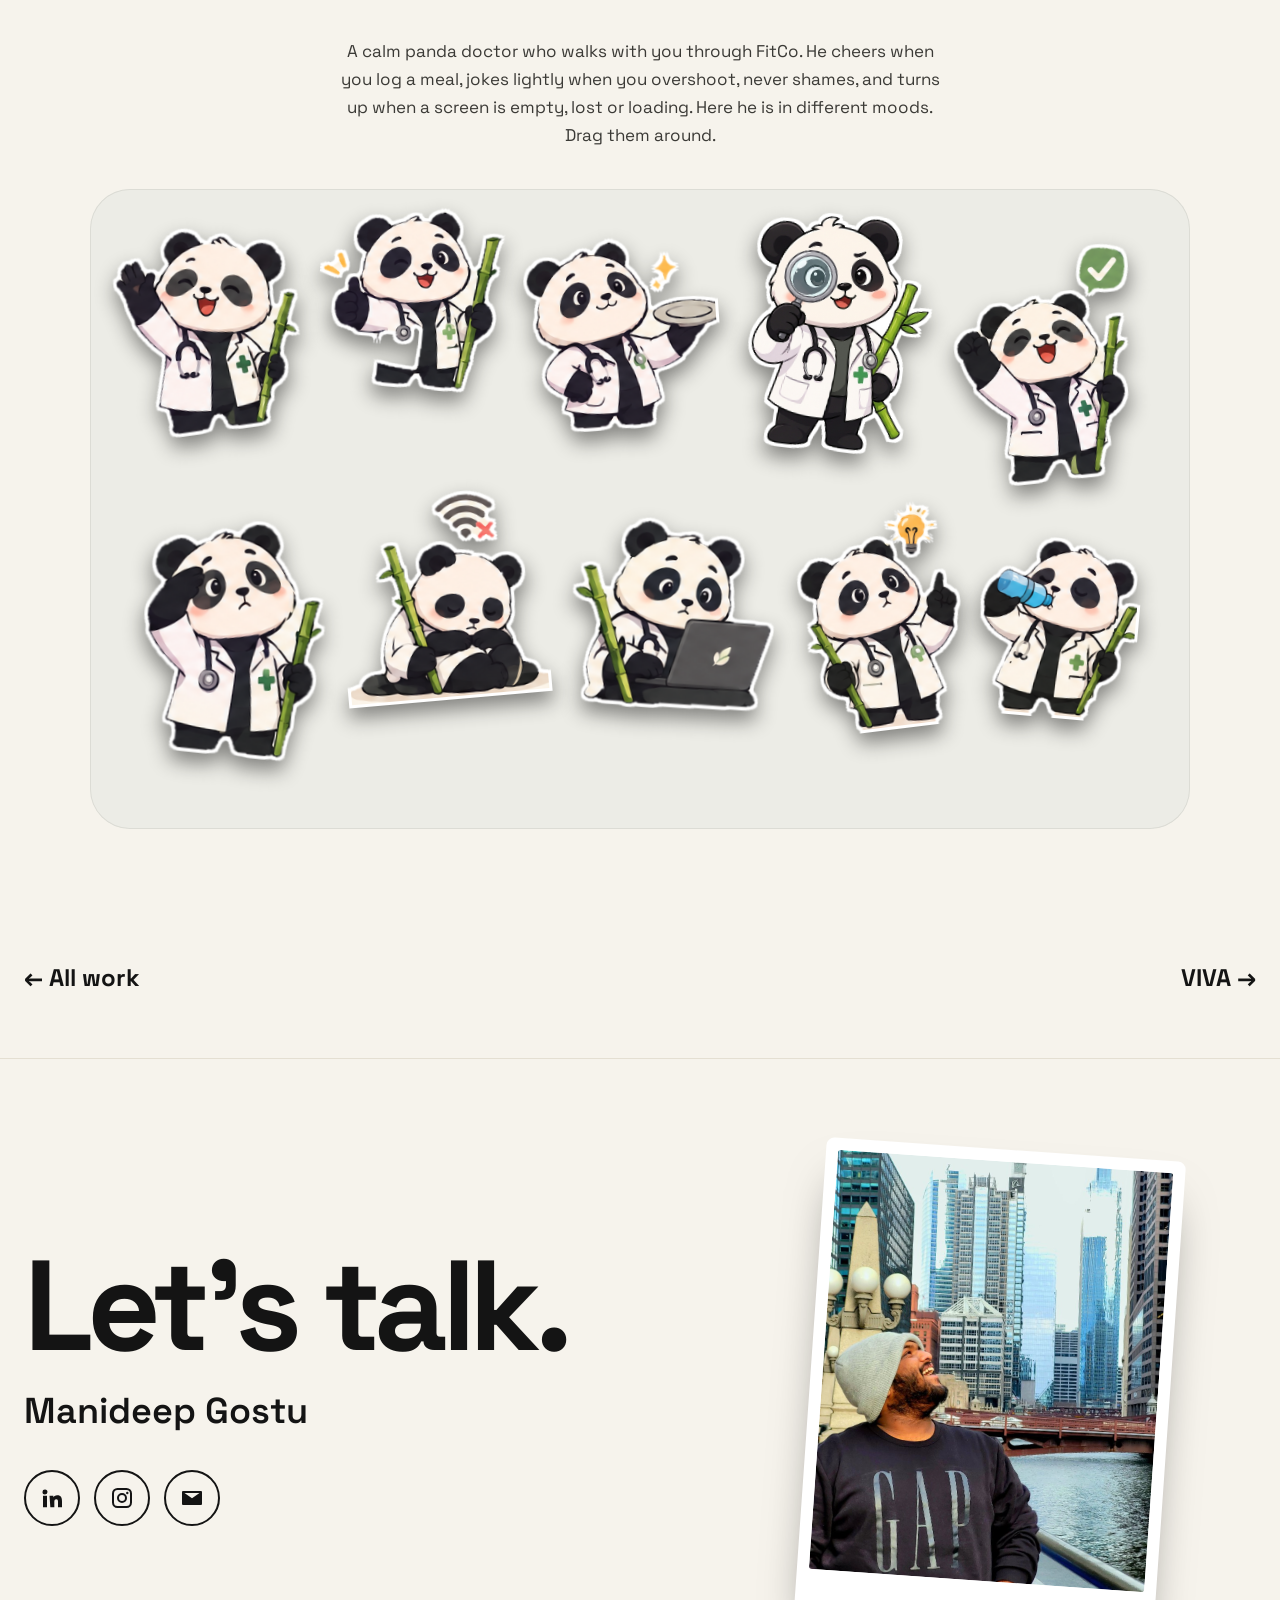
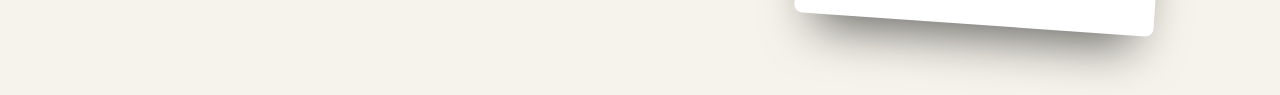
<file: fitco.html>
<!doctype html>
<html lang="en"><head><meta charset="utf-8"><meta name="viewport" content="width=device-width,initial-scale=1">
<title>FitCo case study | Manideep Gostu</title><meta name="description" content="FitCo: a calorie app built around one question. A full UX process from research to prototype.">
<link rel="preconnect" href="https://fonts.googleapis.com"><link rel="preconnect" href="https://fonts.gstatic.com" crossorigin>
<link href="https://fonts.googleapis.com/css2?family=Space+Grotesk:wght@400;500;600;700&display=swap" rel="stylesheet">
<link rel="stylesheet" href="style.css"></head><body class="plain">
<nav class="nav"><div class="wrap">
  <a class="brand" href="index.html">Manideep Gostu</a>
  <ul><li><a class="link" href="index.html#work">My Work</a></li><li><a class="link" href="index.html#experience">Experience</a></li><li><a class="link" href="https://drive.google.com/file/d/1lk64tgQct_yPAMCGnlm1fvzuZqLw3ZTP/view?usp=sharing" target="_blank" rel="noopener">Resume</a></li><li><a class="link" href="#contact">Contact</a></li></ul>
</div></nav>

<header class="cs-hero dark"><div class="wrap">
  <div class="txt"><h1>FitCo</h1><p class="role">Role: UI/UX Designer &amp; UX Researcher</p><p class="lede">What should I eat with the calories I have left today?</p></div>
  <div class="blobwrap"><div class="blob"></div><img class="phone" src="images/hifi-welcome.png" alt="FitCo welcome screen with Dr. Bamboo"></div>
</div></header>
<section class="cs metabar"><div class="wrap"><dl class="meta">
  <div><dt>Role</dt><dd>UI/UX designer and UX researcher</dd></div><div><dt>Type</dt><dd>Personal project, mobile app</dd></div>
  <div><dt>Tools</dt><dd>Figma, FigJam, Adobe Photoshop, Webflow</dd></div><div><dt>Status</dt><dd>Prototype built</dd></div>
</dl></div></section>

<section class="cs"><div class="wrap">
  <h2>How the problem was found</h2>
  <p>I started dieting in 2023. I used ChatGPT to work out calories and macros, and after a while I got bored of eating the same meals. So I started asking it one thing: <em>"I have this many calories left, <span style="white-space:nowrap">what should I eat?"</span></em></p>
  <p>That worked well in a chat. But every calorie app I knew was built around logging what I already ate. I wanted the answer to that question inside the app, on the home screen.</p>
  <h2 style="margin-top:56px">Problem statement</h2>
  <p>People who track calories can log what they ate, but nothing in the app tells them what to eat with what is left. FitCo shows what is left today, suggests food that fits, and says why.</p>
</div></section>

<section class="cs" style="padding-top:20px"><div class="wrap">
  <h2>The core screens</h2>
  <div class="bento key">
    <div class="cell kscr home"><span class="lab">Home</span><span class="sub2">The answer comes first: calories left, then what to eat.</span><span class="dev"><img src="images/hifi-home.png" alt="FitCo home screen"></span></div>
    <div class="cell kscr sug"><span class="lab">Suggestions</span><span class="sub2">Ranked by what fits.</span><span class="dev"><img src="images/hifi-suggestions.png" alt="FitCo suggestions screen"></span></div>
    <div class="cell kscr meal"><span class="lab">Meal detail</span><span class="sub2">With a reason it fits.</span><span class="dev"><img src="images/hifi-meal.png" alt="FitCo meal detail screen"></span></div>
  </div>
</div></section>

<section class="cs band-lime"><div class="wrap">
  <h2>Who I talked to</h2>
  <p>A small group, each close to the kind of person FitCo is for.</p>
  <div class="pstack deck">
    <figure class="pcard-img c1"><img src="images/people/vineeth-card.jpg" alt="Vineeth persona card"></figure>
    <figure class="pcard-img c2"><img src="images/people/charan-card.jpg" alt="Charan persona card"></figure>
    <figure class="pcard-img c3"><img src="images/people/akshaya-card.jpg" alt="Akshaya persona card"></figure>
  </div>
</div></section>

<section class="cs al-left"><div class="wrap">
  <h2>What already exists</h2>
  <p>I looked at three apps people commonly use: MyFitnessPal, MacroFactor and Yazio. I compared positioning, brand, pricing (mid-2026), how each answers "what should I eat?", how logging works, and common complaints.</p>
  <figure class="shot wide zoom"><img src="images/fitco-teardown.jpg" alt="Competitive teardown table"></figure>
  <p class="bolder" style="margin-top:26px">None of the three leads with what fits in what is left today, and why. That is the gap I am designing for. It is a hypothesis from reading three apps, not a proven fact.</p>
</div></section>

<section class="cs al-right band-amber"><div class="wrap">
  <h2>Card sort</h2>
  <p>I wrote 19 features on cards and asked Vineeth and Charan to group them in their own words, separately.</p>
  <div class="bento sortgrid">
    <div class="cell"><h3>Where they agreed</h3><ul><li>Logging a meal, calories remaining and macros belong together.</li><li>Goal and personal details belong together.</li><li>Getting, filtering and adding a suggestion belong together.</li></ul></div>
    <div class="cell"><h3>Where they differed</h3><ul><li>Vineeth grouped by task: tracking, setting up, suggestions.</li><li>Charan grouped by frequency: things used daily, things for later, data creation.</li><li>Past meals, delete and totals felt like "later" to Charan but part of tracking to Vineeth.</li></ul></div>
    <div class="cell span2 pad0"><figure class="shot zoom" style="margin:0"><img src="images/fitco-cardsort.jpg" alt="FigJam card sort board"><figcaption style="padding:0 0 6px">The card sort board in FigJam.</figcaption></figure></div>
    <div class="cell span2 mint"><h3>So I decided</h3><p>Home holds the daily trio: log, remaining, macros. Suggestions get their own place. Setup happens once. History and analytics wait for a later version.</p></div>
  </div>
</div></section>

<section class="cs al-left"><div class="wrap">
  <h2>Structure and flow</h2>
  <p>From the card sort I drew an app map and one main flow, then added the cases where things go wrong: over your calories, filters that match nothing, nothing logged yet, no connection and a page that does not exist.</p>
  <p class="quiet" style="margin-top:10px">Click the image to read it up close.</p>
  <figure class="shot wide zoom"><img src="images/fitco-ia.jpg" alt="Flows and information architecture"></figure>
</div></section>

<section class="cs al-right band-wire"><div class="wrap">
  <h2>Wireframes</h2>
  <p>I sketch first because it is quick to change. The first version was a class assignment with ten screens, including onboarding, history and analytics. After the card sort I cut it down to what the question needs, and added screens for empty, error and over-calories states.</p>
  <figure class="shot wide zoom flowimg"><img src="images/fitco-wf-flow.jpg" alt="All ten wireframes in one line, connected by the taps between them"><figcaption class="side cap1">Blue outline: the button you tap. The wire goes to the screen it opens.</figcaption></figure>
</div></section>

<section class="cs al-left"><div class="wrap">
  <h2>Design system</h2>
  <p>Twelve colors, each with one job. Fraunces for headings and Hanken Grotesk for numbers and text. Spacing and radius tokens, so every screen follows the same steps.</p>
  <p style="margin-top:12px">Components come with real states: buttons and chips (default, pressed, disabled), tags, progress, macro stats and a message card.</p>
  <figure class="shot wide zoom"><img src="images/fitco-design-system.jpg" alt="FitCo design system"></figure>
</div></section>

<section class="cs"><div class="wrap">
  <h2>High-fidelity screens</h2>
  <p>Screens built from the components and tokens above. Sample day: 1,180 kcal left of 2,000, with a veg pulao and raita suggestion at 430 kcal.</p>
  <div class="screens dv">
    <figure class="shot"><span class="dev"><img src="images/hifi-welcome.png" alt="Welcome"></span><figcaption>Welcome</figcaption></figure>
    <figure class="shot"><span class="dev"><img src="images/hifi-home.png" alt="Home"></span><figcaption>Home</figcaption></figure>
    <figure class="shot"><span class="dev"><img src="images/hifi-suggestions.png" alt="Suggestions"></span><figcaption>Suggestions</figcaption></figure>
    <figure class="shot"><span class="dev"><img src="images/hifi-meal.png" alt="Meal detail"></span><figcaption>Meal detail</figcaption></figure>
  </div>
  <h2 style="margin-top:80px">Flow</h2>
  <figure class="shot wide zoom flowimg"><img src="images/fitco-flow-main.jpg" alt="FitCo prototype flow: Welcome, Home, Suggestions, Meal detail, After adding, connected by the taps that move between them"><figcaption>Click to enlarge.</figcaption></figure>
  <div class="actions" style="margin-top:30px;display:flex;justify-content:center"><a class="btn fill" href="https://www.figma.com/design/q3QUDHP8G08RWj0zzKJXKQ/fitco?m=auto&amp;t=LvOeQhYHyke9QBOM-1" target="_blank" rel="noopener">Open the prototype in Figma</a></div>
  <h2 style="margin-top:80px">The small moments</h2>
  <p>Error and empty states are where an app feels friendly or cold, so I designed them on purpose.</p>
  <div class="screens dv rise">
    <figure class="shot"><span class="dev"><img src="images/hifi-over.png" alt="Over your calories"></span><figcaption>Over your calories: "180 kcal over today's goal" with the choice to make it a cheat day or pick something lighter. No mascot here, just a quiet note.</figcaption></figure>
    <figure class="shot"><span class="dev"><img src="images/hifi-offline.png" alt="Offline"></span><figcaption>Offline: a banner, not a blocker. Meals are saved on the phone and sync later.</figcaption></figure>
    <figure class="shot"><span class="dev"><img src="images/hifi-notfound.png" alt="Page not found"></span><figcaption>Page not found: one button back home.</figcaption></figure>
    <figure class="shot"><span class="dev"><img src="images/hifi-loading.png" alt="Loading"></span><figcaption>Loading: Dr. Bamboo checks what fits in your 1,180 calories left.</figcaption></figure>
  </div>
</div></section>

<section class="cs"><div class="wrap">
  <h3 class="kick">Meet the mascot</h3>
  <h2 class="bigname">Dr. Bamboo</h2>
  <p style="max-width:36em">A calm panda doctor who walks with you through FitCo. He cheers when you log a meal, jokes lightly when you overshoot, never shames, and turns up when a screen is empty, lost or loading. Here he is in different moods. Drag them around.</p>
  <div class="board stickers" id="stickers">
    <div class="pin sticker" style="left:3%;top:6%;width:16%;--r:-8deg;--d:.05s"><img src="images/dr-bamboo-wave.png" alt="Dr. Bamboo waving"></div>
    <div class="pin sticker" style="left:21%;top:3%;width:16%;--r:5deg;--d:.12s"><img src="images/dr-bamboo-thumbs-up.png" alt="Dr. Bamboo thumbs up"></div>
    <div class="pin sticker" style="left:40%;top:8%;width:17%;--r:-4deg;--d:.19s"><img src="images/dr-bamboo-empty-plate.png" alt="Dr. Bamboo with an empty plate"></div>
    <div class="pin sticker" style="left:60%;top:4%;width:16%;--r:7deg;--d:.26s"><img src="images/dr-bamboo-searching.png" alt="Dr. Bamboo searching"></div>
    <div class="pin sticker" style="left:79%;top:10%;width:16%;--r:-6deg;--d:.33s"><img src="images/dr-bamboo-goal.png" alt="Dr. Bamboo goal reached"></div>
    <div class="pin sticker" style="left:5%;top:52%;width:16%;--r:6deg;--d:.4s"><img src="images/dr-bamboo-lost.png" alt="Dr. Bamboo lost"></div>
    <div class="pin sticker" style="left:23%;top:48%;width:18%;--r:-5deg;--d:.47s"><img src="images/dr-bamboo-offline.png" alt="Dr. Bamboo offline"></div>
    <div class="pin sticker" style="left:44%;top:52%;width:18%;--r:4deg;--d:.54s"><img src="images/dr-bamboo-loading.png" alt="Dr. Bamboo loading"></div>
    <div class="pin sticker" style="left:65%;top:50%;width:14%;--r:-7deg;--d:.61s"><img src="images/dr-bamboo-tip.png" alt="Dr. Bamboo with a tip"></div>
    <div class="pin sticker" style="left:81%;top:55%;width:14%;--r:5deg;--d:.68s"><img src="images/dr-bamboo-hydrate.png" alt="Dr. Bamboo hydrating"></div>
  </div>
</div></section>

<div class="wrap"><div class="next"><a href="index.html">&larr; All work</a><a href="viva.html">VIVA &rarr;</a></div></div>
<footer class="foot" id="contact"><div class="wrap">
  <div><h2>Let's talk.</h2><p class="fname">Manideep Gostu</p><div class="social"><a href="https://www.linkedin.com/in/manideep-guptha-gostu" target="_blank" rel="noopener" aria-label="LinkedIn"><svg viewBox="0 0 24 24"><path d="M4.98 3.5a2.5 2.5 0 11-.01 5 2.5 2.5 0 01.01-5zM3 9.75h4v11.5H3zM9.5 9.75h3.8v1.6h.06c.53-1 1.84-2.05 3.8-2.05 4.07 0 4.84 2.68 4.84 6.16v5.8h-4v-5.15c0-1.23-.02-2.8-1.7-2.8-1.71 0-1.97 1.33-1.97 2.7v5.25h-4z"/></svg></a><a href="https://www.instagram.com/iam_manideep984/" target="_blank" rel="noopener" aria-label="Instagram"><svg viewBox="0 0 24 24"><path d="M7.5 2h9A5.5 5.5 0 0122 7.5v9a5.5 5.5 0 01-5.5 5.5h-9A5.5 5.5 0 012 16.5v-9A5.5 5.5 0 017.5 2zm0 2A3.5 3.5 0 004 7.5v9A3.5 3.5 0 007.5 20h9a3.5 3.5 0 003.5-3.5v-9A3.5 3.5 0 0016.5 4zM12 7a5 5 0 110 10 5 5 0 010-10zm0 2a3 3 0 100 6 3 3 0 000-6zm5.3-3.2a1.2 1.2 0 110 2.4 1.2 1.2 0 010-2.4z"/></svg></a><a href="mailto:manideepguptha984@gmail.com" aria-label="Email"><svg viewBox="0 0 24 24"><path d="M3 5h18a1 1 0 011 1v12a1 1 0 01-1 1H3a1 1 0 01-1-1V6a1 1 0 011-1zm9 7.2L4.5 7v.01L12 12.2 19.5 7H4.5z"/></svg></a></div></div>
  <div class="fphoto"><img src="images/me/4.jpg" alt="Manideep laughing by the Chicago River"></div>
</div></footer>
<script src="script.js"></script></body></html>
</file>
<file: style.css>
:root{--bg:#ffffff;--bg2:#f4f4f1;--line:#e3e3de;--ink:#141414;--ink2:#2b2b29;--mute:#6a6d69;--hot:#ff5a1f;--sun:#c2410c;--r:28px;--f:"Space Grotesk",system-ui,sans-serif}
*{box-sizing:border-box;margin:0;padding:0}
html{scroll-behavior:smooth}
body{background:var(--bg);color:var(--ink);font-family:var(--f);line-height:1.6;font-size:18px;-webkit-font-smoothing:antialiased;
background-image:radial-gradient(#dcdcd7 2.2px,transparent 2.4px);background-size:62px 62px;background-position:20px 30px}
img{max-width:100%;display:block}
a{color:inherit}
:focus-visible{outline:3px solid var(--sun);outline-offset:3px}
.wrap{width:min(1240px,100% - 48px);margin-inline:auto}
.nav{position:sticky;top:0;z-index:20;backdrop-filter:blur(12px);background:rgba(255,255,255,.82)}
.nav .wrap{display:flex;justify-content:space-between;align-items:center;padding:18px 0}
.brand{font-weight:700;font-size:26px;text-decoration:none;letter-spacing:-.01em}
.nav ul{display:flex;gap:34px;list-style:none}
.nav a.link{text-decoration:none;font-size:18px;position:relative}
.nav a.link::after{content:"";position:absolute;left:0;bottom:-4px;height:2px;width:0;background:var(--hot);transition:width .25s}
.nav a.link:hover::after{width:100%}
.progress{position:fixed;left:0;top:0;height:3px;width:0;background:linear-gradient(90deg,var(--hot),var(--sun));z-index:30}

/* hero */
.hero{padding:70px 0 90px}
.hero .wrap{display:grid;grid-template-columns:1.05fr .95fr;gap:56px;align-items:center}
.hero h1{font-size:clamp(46px,7.4vw,104px);line-height:1.02;letter-spacing:-.035em;font-weight:700}
.hero h1 span{display:block}
.wave{display:inline-block;transform-origin:70% 80%;animation:wave 2.6s ease-in-out infinite}
@keyframes wave{0%,60%,100%{transform:rotate(0)}10%,30%{transform:rotate(16deg)}20%,40%{transform:rotate(-10deg)}50%{transform:rotate(8deg)}}
.hero p{max-width:34em;margin-top:34px;font-size:20px;color:var(--ink2)}
.hero p+p{margin-top:18px;color:var(--mute)}
.hero .btns{display:flex;gap:14px;margin-top:34px;flex-wrap:wrap}
.btn{display:inline-block;text-decoration:none;font-weight:600;padding:14px 26px;border-radius:999px;border:2px solid var(--ink);transition:transform .2s,background .2s,color .2s}
.btn:hover{transform:translateY(-3px) rotate(-1deg)}
.btn.fill{background:var(--hot);border-color:var(--hot);color:#fff}

/* gallery */
.gallery{padding:30px 0 90px;overflow:hidden}
.gallery h2{margin-bottom:34px}
.row{display:flex;gap:22px;width:max-content;animation:slide 48s linear infinite;margin-bottom:22px}
.row.rev{animation-direction:reverse;animation-duration:58s}
.gallery:hover .row{animation-play-state:paused}
.row figure{width:260px;height:320px;border-radius:26px;overflow:hidden;flex:none;background:var(--bg2);transition:transform .3s}
.row figure:nth-child(odd){transform:rotate(-2.5deg)}
.row figure:nth-child(even){transform:rotate(2deg) translateY(14px)}
.row figure:hover{transform:rotate(0) scale(1.06);position:relative;z-index:2}
.row img{width:100%;height:100%;object-fit:cover}
@keyframes slide{to{transform:translateX(-50%)}}

/* sections */
section.block{padding:90px 0}
h2{font-size:clamp(34px,4.6vw,60px);line-height:1.05;letter-spacing:-.03em;font-weight:700}
.sub{color:var(--mute);max-width:34em;margin-top:14px}
.work{display:grid;gap:34px;margin-top:46px}
.card{display:grid;grid-template-columns:1fr 1.15fr;gap:0;text-decoration:none;background:var(--bg2);border-radius:var(--r);overflow:hidden;border:1px solid var(--line);transition:transform .35s,border-color .35s}
.card:hover{transform:translateY(-8px);border-color:var(--hot)}
.card .txt{padding:46px;display:flex;flex-direction:column;justify-content:center}
.card h3{font-size:clamp(34px,4vw,54px);letter-spacing:-.03em;line-height:1}
.card p{color:var(--mute);margin-top:16px}
.tags{display:flex;flex-wrap:wrap;gap:8px;margin-top:20px}
.tag{border:1px solid var(--line);border-radius:999px;padding:4px 14px;font-size:14px;color:var(--ink2)}
.tag.warn{border-color:var(--sun);color:var(--sun)}
.go{margin-top:26px;font-weight:600;color:var(--hot)}
.card .art{background:#eef3e0;display:grid;place-items:center;min-height:380px;overflow:hidden}
.card .art img{width:100%;height:100%;object-fit:cover;transition:transform .6s}
.card:hover .art img{transform:scale(1.05)}
.card .art.viva{background:linear-gradient(135deg,#ffe6d8,#ffd0b8)}
.wave-art{display:flex;gap:8px;align-items:center;height:160px}
.wave-art span{width:9px;border-radius:9px;background:var(--hot);animation:bar 1.4s ease-in-out infinite}
.wave-art span:nth-child(3n){background:var(--sun)}
@keyframes bar{0%,100%{height:28px}50%{height:140px}}

.xp{margin-top:40px}
.xp .row2{display:grid;grid-template-columns:.8fr 1.2fr;gap:30px;padding:30px 0;border-top:1px solid var(--line)}
.xp .who{font-size:26px;font-weight:700;letter-spacing:-.02em}
.xp .role{color:var(--mute)}
.xp ul{padding-left:20px;color:var(--ink2)}
.pill{background:#fff0e8;color:#c2410c;padding:1px 10px;border-radius:999px;font-weight:600}
.tools{display:flex;flex-wrap:wrap;gap:10px;margin-top:20px}
.tools span{border:1px solid var(--line);border-radius:999px;padding:6px 16px}
.contact h2{font-size:clamp(44px,8vw,120px)}
.contact .rows{margin-top:30px;display:grid;gap:8px;font-size:22px}
.contact a{text-decoration:underline;text-decoration-color:var(--hot);text-underline-offset:5px}
footer{padding:40px 0;color:var(--mute);font-size:14px;border-top:1px solid var(--line)}

/* character */
.strip{display:grid;grid-template-columns:repeat(4,1fr);gap:18px;margin-top:34px}
.strip figure,.say figure{background:var(--bg2);border:1px solid var(--line);border-radius:var(--r);padding:20px 14px 16px;text-align:center;transition:transform .3s}
.strip figure:hover,.say figure:hover{transform:translateY(-8px) rotate(-1.5deg)}
.strip img,.say img{height:150px;margin:0 auto;object-fit:contain}
.strip figcaption{color:var(--mute);font-size:14px;margin-top:10px}.strip strong{display:block;color:var(--ink);font-size:18px}
.say{display:grid;grid-template-columns:repeat(3,1fr);gap:18px;margin-top:26px}
.say q{display:block;font-size:19px;margin-top:10px;quotes:none}.say small{color:var(--mute)}
.ai-note{font-size:13px;color:var(--mute);margin-top:14px}
.foodrow{display:flex;gap:16px;flex-wrap:wrap;margin-top:26px}
.foodrow img{height:84px;transition:transform .25s}.foodrow img:hover{transform:scale(1.2) rotate(-5deg)}

/* case study */
.cs-hero{padding:70px 0 40px}
.cs-hero h1{font-size:clamp(70px,14vw,200px);line-height:.92;letter-spacing:-.05em;font-weight:700}
.cs-hero .lede{font-size:clamp(22px,2.6vw,32px);max-width:24em;margin-top:22px;color:var(--ink2);line-height:1.3}
.meta{display:grid;grid-template-columns:repeat(4,1fr);gap:20px;margin-top:40px;padding-top:26px;border-top:1px solid var(--line)}
.meta dt{color:var(--mute);font-size:14px}.meta dd{font-weight:600}
.stage{margin:36px 0 0;border-radius:36px;background:#eef3e0;overflow:hidden}
.stage img{width:100%}
.cs{padding:80px 0;border-top:1px solid var(--line)}
.cs .wrap{max-width:1040px}
.cs h2{margin-bottom:20px}
.cs p{max-width:38em;color:var(--ink2)}
.cs p+p{margin-top:14px}
.num{color:var(--hot);font-weight:700;margin-bottom:10px}
.callout{margin-top:28px;background:var(--bg2);border-left:4px solid var(--hot);padding:22px 26px;border-radius:0 20px 20px 0}
.callout h3{font-size:18px;margin-bottom:6px}.callout p{color:var(--ink2)}
.callout.ink{border-color:var(--sun)}
.cols{display:grid;grid-template-columns:1fr 1fr;gap:34px;margin-top:26px}
.cols.three{grid-template-columns:repeat(3,1fr)}
.person{background:var(--bg2);border:1px solid var(--line);border-radius:var(--r);padding:24px}
.person h3{font-size:26px}.person .age{color:var(--sun);margin-bottom:8px;font-size:15px}
ul.clean{list-style:none;display:grid;gap:10px;margin-top:10px}
ul.clean li{padding-left:24px;position:relative;color:var(--ink2)}
ul.clean li::before{content:"";position:absolute;left:0;top:.7em;width:10px;height:10px;border-radius:3px;background:var(--hot)}
figure.shot{margin-top:30px}
figure.shot img{border-radius:24px;width:100%;background:var(--bg2)}
figure.shot figcaption{color:var(--mute);font-size:15px;margin-top:12px;max-width:34em}
.shot.missing{display:none}
.screens{display:grid;grid-template-columns:repeat(4,1fr);gap:20px;margin-top:30px}
.screens.three{grid-template-columns:repeat(3,1fr)}
.screens .shot{margin:0}
.screens .shot img{box-shadow:0 26px 40px -24px rgba(0,0,0,.35);transition:transform .3s}
.screens .shot:hover img{transform:translateY(-8px)}
.steps{margin:22px 0 0 20px;display:grid;gap:10px;max-width:38em}
.next{display:flex;justify-content:space-between;padding:60px 0;font-size:24px;font-weight:700}
.next a{text-decoration:none}.next a:hover{color:var(--hot)}
.video{margin-top:30px;border-radius:28px;overflow:hidden;background:#000}
.video video{width:100%;display:block}

.reveal{opacity:0;transform:translateY(26px);transition:opacity .7s,transform .7s}
.reveal.in{opacity:1;transform:none}
@media (max-width:900px){
 .hero .wrap,.card,.xp .row2,.cols,.cols.three{grid-template-columns:1fr}
 .photo{max-width:440px}
 .screens,.strip,.meta{grid-template-columns:1fr 1fr}.screens.three,.say{grid-template-columns:1fr 1fr}
 .nav ul{gap:18px}.nav a.link{font-size:16px}.brand{font-size:21px}
 .card .txt{padding:28px}.card .art{min-height:260px}
 .row figure{width:190px;height:240px}
}
@media (max-width:520px){body{font-size:17px}.say,.strip{grid-template-columns:1fr 1fr;gap:12px}.hero{padding-top:40px}}
@media (prefers-reduced-motion:reduce){*{animation:none!important;transition:none!important}.reveal{opacity:1;transform:none}}

/* moodboard hero */
.brand{text-transform:uppercase;letter-spacing:.06em;font-size:20px}
.hero{padding:50px 0 80px}
.hero .wrap{grid-template-columns:.95fr 1.05fr}
.hero h1 span{display:block}
.board{position:relative;height:680px;border-radius:40px;background:#f3f3ef;overflow:hidden;background-image:radial-gradient(#d6d6d0 1.6px,transparent 1.8px);background-size:28px 28px}
.pin{position:absolute;rotate:var(--r,0deg);translate:var(--dx,0) var(--dy,0);cursor:grab;touch-action:none;user-select:none;animation:drop .7s cubic-bezier(.2,1.4,.4,1) both;animation-delay:var(--d,0s);transition:scale .2s}
.pin:hover{scale:1.05}.pin.drag{cursor:grabbing;scale:1.08;z-index:50!important}
@keyframes drop{from{scale:.5;opacity:0;translate:0 -40px}to{scale:1;opacity:1}}
.pin.photo{background:#fff;padding:10px 10px 34px;border-radius:6px;box-shadow:0 14px 26px -12px rgba(0,0,0,.35);aspect-ratio:auto;transform:none;overflow:visible}
.pin.photo img{width:100%;height:100%;object-fit:cover;border-radius:2px;pointer-events:none}
.pin.photo .ph{width:100%;height:100%;border-radius:2px;background:var(--c,#e9e4ff)}
.pin.photo::before{content:"";position:absolute;left:50%;top:-12px;width:64px;height:22px;translate:-50% 0;background:rgba(255,200,90,.7);rotate:-3deg}
.pin.note{padding:16px 18px;border-radius:6px;font-weight:600;font-size:20px;line-height:1.15;box-shadow:0 10px 20px -10px rgba(0,0,0,.3);background:var(--c)}
.pin.chip{padding:9px 18px;border-radius:999px;font-weight:600;background:var(--c);box-shadow:0 8px 16px -10px rgba(0,0,0,.4)}
.pin.dot{width:18px;height:18px;border-radius:50%;background:var(--hot)}
.hint{position:absolute;right:20px;bottom:14px;font-size:13px;color:var(--mute)}
.about{padding:20px 0 90px}
.about h2{margin-bottom:26px}
.do{display:flex;flex-wrap:wrap;gap:14px}
.do span{font-size:clamp(22px,3vw,34px);font-weight:600;letter-spacing:-.02em;padding:12px 28px;border-radius:999px;border:2px solid var(--ink);transition:background .2s,color .2s,transform .2s}
.do span:hover{background:var(--ink);color:#fff;transform:rotate(-2deg) translateY(-3px)}
.bigall{font-size:clamp(60px,13vw,190px);line-height:.92;letter-spacing:-.05em;font-weight:700;margin-top:60px}
.bigall small{display:block;font-size:clamp(20px,2.4vw,30px);letter-spacing:0;font-weight:500;color:var(--mute);margin-top:14px}
.pitch{padding:70px 0 90px;border-top:1px solid var(--line)}
.pitch h2{font-size:clamp(40px,6.6vw,96px)}
.pitch h2 em{font-style:normal;color:var(--hot)}
.pitch p{max-width:30em;margin-top:22px;font-size:22px;color:var(--ink2)}
.social{display:flex;gap:14px;margin-top:30px}
.social a{width:56px;height:56px;border-radius:50%;border:2px solid var(--ink);display:grid;place-items:center;transition:background .2s,color .2s,transform .2s}
.social a:hover{background:var(--ink);color:#fff;transform:translateY(-4px) rotate(-6deg)}
.social svg{width:24px;height:24px;fill:currentColor}
@media (max-width:900px){.board{height:500px}.hero .wrap{grid-template-columns:1fr}.pin.note{font-size:16px}}
.pin.note,.pin.chip,.pin.dot{z-index:5}.pin.photo{z-index:2}
.nav a.link,.brand{white-space:nowrap}
@media (max-width:520px){.brand{font-size:15px;letter-spacing:.03em}.nav ul{gap:12px}.nav a.link{font-size:14px}}
.pin.photo img.fit{object-fit:contain;background:#fff}.pin.note,.pin.chip,.pin.dot{z-index:5}

/* dark case-study hero */
.cs-hero.dark{position:relative;background:#141820 url(images/fitco-bg.jpg) center/cover;color:#fff;min-height:640px;padding:0;overflow:hidden;margin-top:-1px}
.cs-hero.dark .wrap{display:grid;grid-template-columns:1.2fr .8fr;align-items:end;min-height:640px}
.cs-hero.dark .txt{padding:0 0 70px}
.cs-hero.dark h1{font-size:clamp(90px,17vw,250px);line-height:.85;letter-spacing:-.06em}
.cs-hero.dark .role{font-size:22px;margin-top:26px}
.cs-hero.dark .lede{color:#d8dbe2;font-size:clamp(20px,2.2vw,28px);margin-top:10px}
.blobwrap{position:relative;height:560px;align-self:end}
.blob{position:absolute;left:50%;bottom:-120px;width:min(440px,92%);height:560px;translate:-50% 0;background:#f5b83d;border-radius:58% 42% 46% 54%/50% 48% 52% 50%;animation:morph 9s ease-in-out infinite}
@keyframes morph{50%{border-radius:44% 56% 52% 48%/56% 44% 56% 44%}}
.phone{position:absolute;left:50%;bottom:-70px;width:min(290px,66%);translate:-50% 0;border:10px solid #121216;border-radius:46px;box-shadow:0 30px 60px -20px rgba(0,0,0,.6);background:#fff}
.metabar{padding:40px 0 10px;border-top:0}
.metabar .meta{margin-top:0;border-top:0;padding-top:0}
@media (max-width:900px){.cs-hero.dark .wrap{grid-template-columns:1fr}.cs-hero.dark .txt{padding:60px 0 20px}.blobwrap{height:430px}.blob{height:420px}.phone{width:230px}}
.cs-hero.dark::before{content:"";position:absolute;inset:0;background:linear-gradient(90deg,rgba(14,17,24,.8) 0%,rgba(14,17,24,.45) 55%,rgba(14,17,24,0) 100%);pointer-events:none}
.cs-hero.dark .wrap{position:relative}
.nav .wrap{gap:14px}
@media (max-width:640px){.nav ul li:nth-child(2){display:none}.nav .wrap{gap:8px}.brand{font-size:14px}.nav ul{gap:12px}.nav a.link{font-size:14px}}

/* ===== v9: dark monochrome, mint accent, centered case study ===== */
html{background:#1b1b1b}
body{background:none;background-image:none}
#bg{position:fixed;inset:0;z-index:-1;pointer-events:none}
.nav{background:rgba(27,27,27,.8)}
.btn.fill{color:#0d1a13}
.btn:hover{background:var(--ink);color:#1b1b1b}.btn.fill:hover{background:var(--ink)}
.pill{background:rgba(82,242,176,.14);color:var(--hot)}
.board{background:#242424;background-image:radial-gradient(#3c3c3c 1.6px,transparent 1.8px)}
.pin.note,.pin.chip{color:#1b1b1b}
.hint{color:var(--mute)}
.do span:hover{background:var(--ink);color:#1b1b1b}
.social a:hover{color:#1b1b1b}
.card .art.viva{background:linear-gradient(135deg,#17241f,#1f3a2f)}
.meta dt{color:var(--mute)}
.tag.warn{border-color:var(--line);color:#d8d6cf}

/* center everything in case studies */
.cs{text-align:center;padding:96px 0}
.cs .wrap{max-width:1100px}
.cs h2{margin-bottom:22px}
.cs p{margin-inline:auto}
.cs .big{font-size:clamp(34px,5.6vw,78px);line-height:1.04;letter-spacing:-.035em;font-weight:700;margin:44px auto 40px;max-width:14em;color:var(--ink)}
.cs .quiet{color:var(--mute);font-size:16px;margin-top:30px}
.cs .kick{font-size:clamp(20px,2.4vw,28px);font-weight:500;color:var(--mute);margin-bottom:6px}
.cs .bigname{font-size:clamp(70px,13vw,190px);line-height:.9;letter-spacing:-.055em;margin-bottom:24px}
figure.shot.wide{width:min(1240px,calc(100vw - 48px));position:relative;left:50%;translate:-50% 0;margin-top:40px}
figure.shot img{border:1px solid var(--line)}
figure.zoom{cursor:zoom-in;position:relative}
figure.zoom::after{content:"Click to enlarge";position:absolute;right:14px;top:14px;background:rgba(27,27,27,.86);color:var(--ink);font-size:13px;padding:6px 12px;border-radius:999px;opacity:0;transform:translateY(-4px);transition:.25s;pointer-events:none}
figure.zoom:hover::after,figure.zoom:focus-visible::after{opacity:1;transform:none}
figure.zoom img{transition:transform .35s}
figure.zoom:hover img{transform:scale(1.008)}
figure.shot figcaption{margin-inline:auto;text-align:center}
#zoomov{position:fixed;inset:0;z-index:200;background:rgba(10,10,10,.94);overflow:auto;display:none;padding:56px 20px 30px;-webkit-overflow-scrolling:touch}
#zoomov.on{display:block}
#zoomov img{display:block;width:100%;min-width:940px;max-width:2000px;margin:0 auto;background:#fff;border-radius:12px}
#zoomov button{position:fixed;right:18px;top:14px;z-index:2;background:var(--hot);color:#0d1a13;border:0;border-radius:999px;font:600 15px var(--f);padding:9px 18px;cursor:pointer}

/* bento */
.bento{display:grid;gap:18px;margin-top:44px;text-align:left}
.cell{background:var(--bg2);border:1px solid var(--line);border-radius:30px;padding:32px;position:relative;overflow:hidden}
.cell h3{font-size:24px;letter-spacing:-.02em;margin-bottom:12px}
.cell p,.cell li{color:var(--ink2);margin-inline:0;max-width:none}
.cell ul{list-style:none;display:grid;gap:10px}
.cell li{padding-left:22px;position:relative}
.cell li::before{content:"";position:absolute;left:0;top:.7em;width:9px;height:9px;border-radius:3px;background:var(--hot)}
.cell.mint{background:var(--hot);border-color:var(--hot)}
.cell.mint,.cell.mint h3,.cell.mint p,.cell.mint li{color:#0d1a13}
.cell.mint li::before{background:#0d1a13}
.cell.span2{grid-column:span 2}
.key{grid-template-columns:1.05fr 1fr;grid-template-rows:auto auto}
.kscr{display:flex;flex-direction:column;align-items:center;padding:26px 26px 0;min-height:340px}
.kscr .lab{align-self:flex-start;font-weight:700;color:#1b1b1b;font-size:20px;margin-bottom:4px}
.kscr .sub2{align-self:flex-start;color:#3a3a36;font-size:15px;margin-bottom:18px}
.kscr img{width:min(250px,64%);border-radius:30px 30px 0 0;box-shadow:0 20px 40px -18px rgba(0,0,0,.45);margin-top:auto;transition:transform .4s}
.kscr:hover img{transform:translateY(-10px)}
.kscr.home{grid-row:span 2;min-height:720px;background:#eef3e0}
.kscr.home img{width:min(330px,70%)}
.kscr.sug{background:#ffd98a}.kscr.meal{background:#d6f3e3}
.people{grid-template-columns:repeat(3,1fr)}
.pcard{padding:14px 14px 26px}
.pcard .pic{aspect-ratio:4/5;border-radius:22px;overflow:hidden;background:#333;margin-bottom:18px}
.pcard .pic img{width:100%;height:100%;object-fit:cover}
.pcard .pic.empty{display:grid;place-items:center;background:#2f2f2f;color:#4a4a4a;font-size:90px;font-weight:700}
.pcard .pic.empty::after{content:attr(data-i)}
.pcard h3,.pcard .age,.pcard p{margin-inline:14px}
.pcard .age{color:var(--hot);font-size:15px;margin-bottom:8px}
.sortgrid{grid-template-columns:1fr 1fr}
.sortgrid figure{margin:0}
.sortgrid .cell.pad0{padding:12px}
.sortgrid figure.shot img{border-radius:20px}

/* stickers */
.board.stickers{height:640px;background:#2a2a2a;background-image:none;box-shadow:inset 0 0 0 1px #3b3b3b,inset 0 30px 80px rgba(0,0,0,.25);margin-top:40px;text-align:left}
.pin.sticker img{width:100%;height:auto;pointer-events:none;filter:drop-shadow(3px 0 0 #fff) drop-shadow(-3px 0 0 #fff) drop-shadow(0 3px 0 #fff) drop-shadow(0 -3px 0 #fff) drop-shadow(0 10px 10px rgba(0,0,0,.45))}
.pin.sticker:hover{scale:1.08;rotate:calc(var(--r) * -1)}
.ai-note{font-size:13px;color:var(--mute);margin-top:16px}

/* footer */
.foot{padding:90px 0 70px;border-top:1px solid var(--line)}
.foot .wrap{display:grid;grid-template-columns:1.1fr .9fr;gap:48px;align-items:center}
.foot h2{font-size:clamp(56px,10vw,150px);line-height:.92;letter-spacing:-.05em}
.foot .fname{font-size:clamp(22px,3vw,36px);margin-top:18px;font-weight:600}
.foot .social{margin-top:30px}
.fphoto{justify-self:center;width:min(360px,80%);background:#fff;padding:12px 12px 44px;border-radius:8px;rotate:4deg;box-shadow:0 30px 50px -20px rgba(0,0,0,.6);transition:rotate .4s}
.fphoto:hover{rotate:0deg}
.fphoto img{aspect-ratio:4/5;object-fit:cover;width:100%;border-radius:3px}
@media (max-width:900px){.key,.people,.sortgrid{grid-template-columns:1fr}.cell.span2{grid-column:auto}.kscr.home{grid-row:auto;min-height:560px}.foot .wrap{grid-template-columns:1fr}.board.stickers{height:560px}.pin.sticker{width:26%!important}}
.kscr img{margin-top:0}
.kscr.home{padding-bottom:0}
footer.foot{color:var(--ink);font-size:inherit}

/* ===== v10: back to white, same interactions ===== */
html{background:#fff}
.nav{background:rgba(255,255,255,.84)}
.btn.fill{color:#fff}
.btn:hover{background:var(--ink);color:#fff}
.pill{background:#fff0e8;color:#c2410c}
.board{background:#f3f3ef;background-image:radial-gradient(#d6d6d0 1.6px,transparent 1.8px)}
.do span:hover{background:var(--ink);color:#fff}
.social a:hover{color:#fff}
.card .art.viva{background:linear-gradient(135deg,#ffe6d8,#ffd0b8)}
.tag.warn{border-color:var(--line);color:var(--ink2)}
.cell.mint,.cell.mint h3,.cell.mint p,.cell.mint li{color:#fff}
.cell.mint li::before{background:#fff}
.pcard .pic{background:#e9e9e4}
.pcard .pic.empty{background:#ececE6;color:#cfcfc8}
.board.stickers{background:#ecece6;box-shadow:inset 0 0 0 1px #dcdcd5}
.foot{border-top:1px solid var(--line)}
footer.foot{color:var(--ink)}
.cs-hero.dark{--hot:#ff5a1f}
.kscr.home img{width:min(440px,90%)}
.kscr.sug img,.kscr.meal img{width:min(230px,62%)}

/* ===== v11: case studies = plain cream, quiet type, varied alignment ===== */
body.plain{--bg2:#ffffff;--line:#e4dfd2;background:#f6f3ec;font-size:17px}
html:has(body.plain){background:#f6f3ec}
body.plain .nav{background:rgba(246,243,236,.88)}
body.plain .cs{padding:70px 0}
body.plain .cs h2{font-size:clamp(26px,3vw,34px);letter-spacing:-.02em;margin-bottom:14px;line-height:1.15}
body.plain .cs p{font-size:17px;line-height:1.65;max-width:34em;color:#3b3a36}
body.plain .cs p+p{margin-top:12px}
body.plain .cs .quiet{font-size:15px;color:#7a776d}
body.plain .cs .kick{font-size:20px}
body.plain .cs .bigname{font-size:clamp(64px,11vw,150px);margin-bottom:20px}
body.plain .reveal{opacity:1;transform:none;transition:none}
body.plain figure.zoom::after{display:none}
body.plain figure.zoom img,body.plain .kscr img{transition:none}
body.plain figure.zoom:hover img,body.plain .kscr:hover img{transform:none}
body.plain .cell h3{font-size:20px}
body.plain .cell p,body.plain .cell li{font-size:16px}
body.plain .cell.mint,body.plain .cell.mint h3,body.plain .cell.mint p{color:#fff}
body.plain .meta{border-top:0}
body.plain .metabar{padding:34px 0 0}
body.plain .foot{border-top:1px solid var(--line)}
.cs.al-left .wrap{text-align:left}.cs.al-left p{margin-inline:0}
.cs.al-right .wrap{text-align:right}.cs.al-right p{margin-left:auto;margin-right:0}
.cs.al-left .wrap>h2,.cs.al-right .wrap>h2{max-width:none}
figure.shot figcaption.side{text-align:left;font-size:14px;margin:8px 0 0 2px}
.cs.al-right figcaption.side{text-align:right}
figure.shot.wide{width:min(1120px,calc(100vw - 48px))}
.stack{position:relative;max-width:720px;margin:40px auto 0;height:500px}
.pc{position:absolute;left:0;right:0;height:240px;border-radius:28px;padding:18px;display:flex;gap:22px;text-align:left;box-shadow:0 18px 30px -20px rgba(0,0,0,.45),0 0 0 1px rgba(0,0,0,.04)}
.pc.c1{top:0;background:#ffe3ec;rotate:-1.4deg;translate:-10px 0}
.pc.c2{top:108px;background:#fff0b3;rotate:1deg;translate:10px 0}
.pc.c3{top:216px;background:#d8f3e4;rotate:-.4deg}
.pc .pic{flex:0 0 148px;border-radius:18px;overflow:hidden;background:rgba(255,255,255,.55);align-self:stretch}
.pc .pic img{width:100%;height:100%;object-fit:cover}
.pc .pic.empty{display:grid;place-items:center;font-size:64px;font-weight:700;color:rgba(0,0,0,.18)}
.pc .pic.empty::after{content:attr(data-i)}
.pc h3{font-size:24px;letter-spacing:-.02em;line-height:1.1}
.pc .age{font-size:14px;color:#6a6454;margin:2px 0 6px}
.pc p{font-size:16px;line-height:1.5;margin:0;max-width:none;color:#33312c}
/* phone frames */
.dev{position:relative;display:block}
.dev::before{content:"";position:absolute;left:50%;top:13px;width:22%;height:2.6%;min-height:9px;translate:-50% 0;background:#17171b;border-radius:99px;z-index:2}
.dev img{border:7px solid #17171b;border-radius:40px;background:#f0f5e4;width:100%}
.kscr .dev{width:min(250px,62%);margin-top:0}
.kscr.home .dev{width:min(400px,86%)}
.kscr .dev img{border-bottom:0;border-radius:40px 40px 0 0;box-shadow:none}
.screens.dv{width:min(1160px,calc(100vw - 48px));position:relative;left:50%;translate:-50% 0;gap:26px;margin-top:34px}
.screens.dv .shot img{box-shadow:0 22px 30px -22px rgba(0,0,0,.5)}
.screens.dv .shot:hover img{transform:none}
.screens.dv figcaption{font-size:14px;margin-top:12px}
/* flow map panels */
.flowpanel{background:#d8e4fa;border-radius:30px;margin-top:30px;padding:18px 10px 8px;width:min(1180px,calc(100vw - 48px));position:relative;left:50%;translate:-50% 0}
.flowpanel.small{max-width:760px;margin-top:20px}
.flowscroll{overflow-x:auto;-webkit-overflow-scrolling:touch}
.flowsvg{display:block;min-width:900px;width:100%;height:auto}
.flowpanel.small .flowsvg{min-width:620px}
.fl{font:600 17px var(--f);fill:#1d2b45}
.wl{font:600 14px var(--f);fill:#2f6fd8}
.wire{fill:none;stroke:#5b9cf5;stroke-width:2.4;stroke-linecap:round}
.dot{fill:#fff;stroke:#5b9cf5;stroke-width:2.4}
.pl{text-align:left;font-weight:600;color:#1d2b45;margin:0 0 -6px 18px;font-size:15px}
@media (max-width:900px){.stack{height:640px}.pc{height:300px}.pc .pic{flex-basis:110px}.pc.c2{top:140px}.pc.c3{top:280px}.kscr .dev{width:min(230px,70%)}.cs.al-right .wrap{text-align:left}.cs.al-right p{margin-left:0}}

.hero .hey{font-size:clamp(20px,2.2vw,26px);font-weight:500;color:var(--mute);margin-bottom:2px}
.hero .here{font-size:clamp(32px,4.4vw,58px);line-height:1.05;letter-spacing:-.03em;white-space:nowrap}
@media (max-width:420px){.hero .here{font-size:30px}}

.cs .cell{text-align:left}.cs .cell p{margin-inline:0}
.dev::before{display:none}

/* ===== v12: no phone borders, section color bands, taller persona stack, rising states ===== */
.dev::before{display:none!important}
.dev img{border:0!important;border-radius:26px!important;box-shadow:0 18px 34px -22px rgba(0,0,0,.45)}
.kscr .dev img{border-radius:26px!important}
.kscr .dev{width:min(240px,64%)}
.kscr.home .dev{width:min(380px,84%)}
body.plain .cs.band-lime{background:#e6eec3}
body.plain .cs.band-amber{background:#fbeccb}
body.plain .cs.band-wire{background:#e3ead2}
.stack{height:760px;max-width:760px}
.pc{height:300px;padding:22px;gap:26px;box-shadow:0 22px 34px -22px rgba(0,0,0,.4),0 0 0 1px rgba(0,0,0,.04)}
.pc.c1{top:0}.pc.c2{top:210px}.pc.c3{top:420px}
.pc .pic{flex-basis:170px}
.pc .pt{display:flex;flex-direction:column;justify-content:center;gap:2px}
.pc .tag{margin-top:10px;font-size:13px;color:#6a6454;font-weight:600}
.pc.c1{background:#f6dfe8}.pc.c2{background:#f6e9b8}.pc.c3{background:#d3ecdc}
.flowimg{width:min(1240px,calc(100vw - 48px))}
.flowimg img{border-radius:30px}
.screens.dv.rise{align-items:end;justify-content:center;width:min(1000px,calc(100vw - 48px));gap:30px}
.screens.dv.rise .shot:nth-child(1){margin-bottom:0}
.screens.dv.rise .shot:nth-child(2){margin-bottom:60px}
.screens.dv.rise .shot:nth-child(3){margin-bottom:120px}
.screens.dv.rise .shot:nth-child(4){margin-bottom:180px}
@media (max-width:900px){.stack{height:1000px}.pc{height:auto;min-height:280px}.pc.c2{top:300px}.pc.c3{top:600px}.screens.dv.rise .shot{margin-bottom:0!important}}

.kscr .dev{width:min(330px,76%)!important}
.kscr.home .dev{width:min(390px,86%)!important}
.kscr .dev img{border-radius:26px 26px 0 0!important;box-shadow:none!important}
.stack{height:830px}.pc{height:290px}.pc.c2{top:270px}.pc.c3{top:540px}
@media (max-width:900px){.stack{height:1020px}.pc.c2{top:340px}.pc.c3{top:680px}.pc{min-height:310px}}

.pstack{display:grid;gap:34px;max-width:780px;margin:40px auto 0}
.pcard-img{margin:0;border-radius:22px;overflow:hidden;box-shadow:0 22px 34px -22px rgba(0,0,0,.45)}
.pcard-img img{width:100%;display:block}
.pcard-img.c1{rotate:-.8deg;translate:-8px 0}.pcard-img.c2{rotate:.7deg;translate:8px 0}.pcard-img.c3{rotate:-.4deg}
body.plain .cs.band-wire .flowimg{width:min(1240px,calc(100vw - 48px))}

/* v13 */
body.plain .cs p.bolder{font-size:19px;font-weight:600;color:#25241f;max-width:36em}
figure.shot figcaption.cap1{font-size:17px;font-weight:600;color:#25241f;white-space:nowrap;margin-top:12px}
@media (max-width:700px){figure.shot figcaption.cap1{white-space:normal;font-size:15px}}
/* core screens: top half, big */
.kscr.sug,.kscr.meal{overflow:hidden}
.kscr.sug .dev,.kscr.meal .dev{width:min(430px,88%)!important}
.kscr.sug .dev{aspect-ratio:390/500;overflow:hidden}
.kscr.meal .dev{aspect-ratio:390/540;overflow:hidden}
.kscr.sug .dev img,.kscr.meal .dev img{height:auto}
/* people deck */
.pstack.deck{display:block;position:relative;width:min(640px,100%);height:760px;margin:44px 0 0 auto;max-width:none}
.deck .pcard-img{position:absolute;left:0;right:0;rotate:none;translate:none;transition:transform .3s,box-shadow .3s;cursor:default}
.deck .c1{top:0;z-index:1}.deck .c2{top:210px;z-index:2}.deck .c3{top:420px;z-index:3}
.deck .pcard-img:hover{z-index:10;transform:translateY(-26px);box-shadow:0 30px 44px -20px rgba(0,0,0,.5)}
@media (max-width:900px){.pstack.deck{margin:44px auto 0}}
.kscr .dev img{width:100%!important;max-width:none}

/* v14 deck: right / middle / left */
.pstack.deck{width:min(1020px,100%);margin:44px auto 0;height:760px}
.deck .pcard-img{width:min(600px,100%);left:auto;right:auto}
.deck .c1{right:0;left:auto}
.deck .c2{left:50%;margin-left:calc(min(600px,100%) / -2)}
.deck .c3{left:0}
@media (max-width:900px){.pstack.deck{height:auto;display:grid;gap:18px}.deck .pcard-img{position:relative;top:auto!important;margin:0;width:100%}}
@media (max-width:900px){.deck .pcard-img,.deck .c1,.deck .c2,.deck .c3{left:auto!important;right:auto!important;margin:0!important}}

/* ===== v15 home: cutting-mat hero, paper below, no looping motion ===== */
html:has(body:not(.plain)){background:#fbfaf6 url(images/paper.jpg);background-size:700px}
body:not(.plain){background:transparent}
.nav{background:rgba(251,250,246,.86)}
.hero{position:relative;color:#fff;padding:56px 0 90px;background-color:#2f6f50;
 background-image:linear-gradient(rgba(255,255,255,.42) 1px,transparent 1px),linear-gradient(90deg,rgba(255,255,255,.42) 1px,transparent 1px),linear-gradient(rgba(255,255,255,.17) 1px,transparent 1px),linear-gradient(90deg,rgba(255,255,255,.17) 1px,transparent 1px);
 background-size:200px 200px,200px 200px,40px 40px,40px 40px;background-position:-1px -1px;box-shadow:inset 0 -14px 0 #265c42,inset 0 -15px 0 rgba(255,255,255,.25);overflow:hidden}
.hero .wrap{position:relative;z-index:2}
.hero .hey,.hero .here{color:#fff}.hero .hey{opacity:.85}
.hero p{color:rgba(255,255,255,.92)}.hero p+p{color:rgba(255,255,255,.8)}
.hero .btn{border-color:#fff;color:#fff;background:transparent}
.hero .btn.fill{background:#fff;color:#1c3f2d;border-color:#fff}
.hero #board{background:none;background-image:none;box-shadow:none;border-radius:0}
.hero .hint{color:rgba(255,255,255,.85)}
.matdeco{position:absolute;left:0;bottom:0;width:min(46vw,520px);height:auto;fill:none;stroke:rgba(255,255,255,.3);stroke-width:1.6;z-index:1;pointer-events:none}
.mat-r{position:absolute;z-index:1;pointer-events:none;color:rgba(255,255,255,.75);font:600 11px/1 var(--f)}
.mat-r.top{left:0;right:0;top:0;height:16px;background:repeating-linear-gradient(90deg,rgba(255,255,255,.6) 0 1px,transparent 1px 8px);-webkit-mask:linear-gradient(#000 0 100%);}
.mat-r.left{left:0;top:0;bottom:0;width:16px;background:repeating-linear-gradient(180deg,rgba(255,255,255,.6) 0 1px,transparent 1px 8px)}
.mat-r i{position:absolute;font-style:normal}.mat-r.top i{top:19px;translate:-50% 0}.mat-r.left i{left:20px;translate:0 -50%}
.hero .pin.photo{box-shadow:0 18px 30px -14px rgba(0,0,0,.55)}
.pin.sticker.bam img{width:100%;height:auto;pointer-events:none}
.pin.sticker.bam{cursor:pointer}
.wave{animation:wave 2.6s ease-in-out 2}
.wave-art span{animation-play-state:paused}
.card:hover .wave-art span{animation-play-state:running}
@media (max-width:900px){.hero{padding-top:36px}}
.wave-art span:nth-child(1){animation-delay:-0.12s!important}
.wave-art span:nth-child(2){animation-delay:-0.24s!important}
.wave-art span:nth-child(3){animation-delay:-0.36s!important}
.wave-art span:nth-child(4){animation-delay:-0.48s!important}
.wave-art span:nth-child(5){animation-delay:-0.60s!important}
.wave-art span:nth-child(6){animation-delay:-0.72s!important}
.wave-art span:nth-child(7){animation-delay:-0.84s!important}
.wave-art span:nth-child(8){animation-delay:-0.96s!important}
.wave-art span:nth-child(9){animation-delay:-1.08s!important}
.wave-art span:nth-child(10){animation-delay:-1.20s!important}
.wave-art span:nth-child(11){animation-delay:-1.32s!important}
.wave-art span:nth-child(12){animation-delay:-1.44s!important}
.wave-art span:nth-child(13){animation-delay:-1.56s!important}
.wave-art span:nth-child(14){animation-delay:-1.68s!important}
.wave-art span:nth-child(15){animation-delay:-1.80s!important}
.mat-r.left i{display:none}
.matdeco{stroke:rgba(255,255,255,.16)}
.hero .hint{bottom:10px}

/* ===== v16 home: paper-roll hero, chalkboard, small skill chips, VIVA stamp ===== */
.hero{color:var(--ink);background:#f1f0ec url(images/paper-roll.gif) center/cover no-repeat;box-shadow:none;padding:56px 0 80px}
.hero .hey,.hero .here{color:var(--ink)}.hero .hey{opacity:1}
.hero p{color:var(--ink2)}
.hero .btn{border-color:var(--ink);color:var(--ink);background:transparent}
.hero .btn.fill{background:var(--ink);color:#fff;border-color:var(--ink)}
.hero .hint{color:#f3e9d8;bottom:9px;right:22px;z-index:5;font-size:12.5px}
.hero #board{position:relative;height:680px;overflow:hidden;border-radius:8px;box-sizing:border-box;border:16px solid #9a6636;border-color:#ad7842 #96632f #84552a #96632f;
 background:radial-gradient(120% 90% at 30% 20%,#33473d,#243229 70%,#1c2822);box-shadow:0 26px 40px -22px rgba(0,0,0,.55)}
.hero #board::before{content:"";position:absolute;inset:0;pointer-events:none;opacity:.55;background:url("data:image/svg+xml,%3Csvg xmlns='http://www.w3.org/2000/svg' width='700' height='460'%3E%3Cfilter id='n'%3E%3CfeTurbulence type='fractalNoise' baseFrequency='.008 .035' numOctaves='3' seed='7'/%3E%3CfeColorMatrix values='0 0 0 0 1 0 0 0 0 1 0 0 0 0 1 0 0 0 1.5 -.7'/%3E%3C/filter%3E%3Crect width='100%25' height='100%25' filter='url(%23n)'/%3E%3C/svg%3E") center/cover;box-shadow:inset 0 0 70px rgba(0,0,0,.55)}
.tray{position:absolute;left:0;right:0;bottom:0;height:46px;background:linear-gradient(#a56e3d,#8a5a2f 60%,#6f4624);box-shadow:0 -2px 0 rgba(255,255,255,.14) inset,0 -8px 14px -8px rgba(0,0,0,.5);pointer-events:none}
.chalk{position:absolute;bottom:34px;height:9px;border-radius:3px;box-shadow:0 2px 2px rgba(0,0,0,.35)}
.chalk.c1{left:6%;width:46px;background:#f4f4ef;rotate:-4deg}
.chalk.c2{left:6%;margin-left:56px;width:30px;background:#ffe27a;rotate:3deg}
.chalk.c3{left:6%;margin-left:96px;width:38px;background:#ff9db8;rotate:-2deg}
.duster{position:absolute;bottom:30px;left:6%;margin-left:152px;width:74px;height:26px;border-radius:5px 5px 3px 3px;rotate:2deg;background:linear-gradient(#5d5b56 0 58%,#b78549 58%);box-shadow:0 3px 3px rgba(0,0,0,.4)}
.duster::before{content:"";position:absolute;left:4px;right:4px;top:-3px;height:8px;border-radius:5px;background:#7a786f}
.duster::after{content:"";position:absolute;inset:0;border-radius:inherit;background:radial-gradient(circle at 30% 30%,rgba(255,255,255,.45),transparent 40%),radial-gradient(circle at 75% 20%,rgba(255,255,255,.3),transparent 35%)}
.hero .pin.photo{box-shadow:0 14px 22px -10px rgba(0,0,0,.65)}
@media (max-width:900px){.hero #board{height:520px}.tray{height:38px}}
/* what I do: small chips */
.about{padding:10px 0 70px}
.about h2{font-size:clamp(26px,3vw,34px);margin-bottom:18px}
.do{gap:10px}
.do span{font-size:15px;font-weight:500;letter-spacing:0;padding:8px 15px;border-radius:10px;border:1.5px solid var(--ink);background:rgba(255,255,255,.6)}
.do span:hover{transform:rotate(-2deg) translateY(-2px)}
.bigall{font-size:clamp(26px,3.2vw,40px);line-height:1.1;letter-spacing:-.03em;margin-top:34px}
.bigall small{font-size:clamp(15px,1.4vw,18px);margin-top:8px}
/* VIVA stamp */
.card .art.viva{position:relative}
.stamp{position:absolute;left:50%;top:50%;translate:-50% -50%;rotate:-12deg;z-index:3;padding:9px 22px;border-radius:16px;border:3px solid #c8201f;color:#c8201f;font:700 clamp(15px,2vw,22px)/1 var(--f);letter-spacing:.14em;white-space:nowrap;box-shadow:inset 0 0 0 3px rgba(255,255,255,0),0 0 0 2px rgba(200,32,31,.0);background:rgba(255,255,255,.55);opacity:.92;mix-blend-mode:multiply}
.stamp::before{content:"";position:absolute;inset:3px;border:1.5px solid #c8201f;border-radius:11px}
.stamp{background:#fff4ee;mix-blend-mode:normal;opacity:1;font-size:clamp(17px,2.3vw,26px);padding:12px 26px;box-shadow:0 6px 14px -6px rgba(120,20,20,.45)}

/* ===== v17: designer's workbench hero (still paper + responsive dot grid) ===== */
.hero{background:#f6f3ec url(images/paper.jpg) center/700px}
.hero .dots{position:absolute;inset:0;width:100%;height:100%;z-index:0;pointer-events:none}
.do{display:grid;gap:10px}
.do .r{display:flex;flex-wrap:wrap;gap:10px}
.pin.sticker.bam{filter:drop-shadow(0 6px 8px rgba(0,0,0,.45))}
@media (max-width:900px){.pin.bam{width:24%!important;left:72%!important;top:50%!important}}

/* ===== v18: pull cord, slow paper behind My work ===== */
.nav .wrap{position:relative}
.cord{position:absolute;top:100%;margin:-2px 0 0 -10px;width:20px;padding:0;border:0;background:none;cursor:grab;touch-action:none;z-index:60;--pull:0px;display:block}
.cord:active{cursor:grabbing}
.cord .str{display:block;width:2px;height:calc(22px + var(--pull));margin:0 auto;background:linear-gradient(#a99a82,#8a7d6a);transition:height .6s cubic-bezier(.25,1.9,.4,1)}
.cord .bead{display:block;width:13px;height:13px;margin:0 auto;border-radius:50%;background:radial-gradient(circle at 35% 30%,#ffc08a,#e8622c);box-shadow:0 3px 5px rgba(0,0,0,.28);transition:transform .2s}
.cord:hover .bead{transform:scale(1.18)}
.cord.pull .str{transition:none}
.cord:focus-visible{outline:2px solid var(--hot);outline-offset:4px;border-radius:6px}
@media (max-width:520px){.cord{display:none}}
#work{position:relative;isolation:isolate}
#work .paper{position:absolute;inset:0;width:100%;height:100%;object-fit:cover;z-index:-1;pointer-events:none;-webkit-mask-image:linear-gradient(transparent,#000 24%,#000 82%,transparent);mask-image:linear-gradient(transparent,#000 24%,#000 82%,transparent)}
@media (prefers-reduced-motion:reduce){#work .paper{display:none}}

/* v19: cord sits before the name and sways; scrolling gives it a push */
@media (min-width:521px){.nav .brand{margin-left:26px}}
.cord{transform-origin:50% 0;rotate:var(--ang,0deg)}
.cord .in{display:block;transform-origin:50% 0;animation:idle 4.6s ease-in-out infinite}
@keyframes idle{0%,100%{rotate:-2.4deg}50%{rotate:2.4deg}}
.cord.pull .in{animation:none}
@media (prefers-reduced-motion:reduce){.cord .in{animation:none}}

/* ===== v20: experience as a road ===== */
.road{margin-top:30px}
.stop{display:grid;grid-template-columns:1fr 150px 1fr;align-items:center;min-height:290px}
.stop.L{grid-template-areas:"b r c"}.stop.R{grid-template-areas:"c r b"}
.stop .bwrap{grid-area:b;display:flex;align-items:center}
.stop.L .bwrap{justify-content:flex-end;padding-right:6px}.stop.R .bwrap{justify-content:flex-start;padding-left:6px}
.stop .rd{grid-area:r;align-self:stretch}
.stop .scard{grid-area:c;max-width:470px;background:rgba(255,255,255,.72);border:1px solid var(--line);border-radius:20px;padding:22px 26px}
.stop.R .scard{justify-self:end}
.bld{width:clamp(150px,17vw,210px);height:auto;transition:transform .35s}
.bld.big{width:clamp(200px,25vw,290px)}
.stop:hover .bld{transform:translateY(-5px)}
.bld .o{stroke:#1b1b1b;stroke-width:2.5;stroke-linejoin:round;stroke-linecap:round}
.bld .wall{fill:#f3ead8}.bld .col{fill:#fffaf0}.bld .glass{fill:#cfe3ea}.bld .door{fill:#2b3a31}
.bld .roof{fill:#c9674a}.bld .roof2{fill:#2f6f50}.bld .roof3{fill:#3a3a38}.bld .roofr{fill:#b1272b}.bld .flag{fill:#e8622c}
.bld .sign{fill:#e8622c}.bld .sign.y{fill:#ffd66b}
.bld .sgn{font:700 11px var(--f);fill:#1b1b1b;letter-spacing:.06em}.bld .sgn.w{fill:#fff}
.rd svg{display:block;width:100%;height:100%;overflow:visible;clip-path:inset(100% 0 0 0);transition:clip-path 1.3s cubic-bezier(.4,.1,.2,1)}
.stop.in .rd svg{clip-path:inset(0)}
.rd .asph{fill:none;stroke:#2b3a31;stroke-width:34;vector-effect:non-scaling-stroke}
.rd .dash{fill:none;stroke:#f3ead8;stroke-width:2.4;stroke-dasharray:9 9;vector-effect:non-scaling-stroke}
.stop .who{font-size:clamp(20px,2vw,24px);font-weight:700;letter-spacing:-.02em;line-height:1.15}
.stop .role{color:var(--ink2);font-weight:500;margin-top:3px}
.stop .when{display:flex;flex-wrap:wrap;gap:2px 18px;color:var(--mute);font-size:14px;margin:6px 0 12px}
.stop ul{padding-left:18px;color:var(--ink2);font-size:16px}.stop li+li{margin-top:7px}
@media (max-width:760px){
 .stop,.stop.L,.stop.R{grid-template-columns:70px 1fr;grid-template-areas:"r b" "r c";column-gap:14px;row-gap:6px;min-height:0;padding:14px 0;align-items:start}
 .stop .bwrap,.stop.L .bwrap,.stop.R .bwrap{justify-content:flex-start;padding:0}
 .stop .scard,.stop.R .scard{justify-self:stretch;max-width:none;padding:18px 18px}
 .bld,.bld.big{width:170px}
}
@media (prefers-reduced-motion:reduce){.rd svg{clip-path:none;transition:none}.bld{transition:none}}
.stop .rd{position:relative}
.rd svg{position:absolute;left:0;top:-1px;width:100%;height:calc(100% + 2px)}
.stop.L .bwrap{margin-right:-34px}.stop.R .bwrap{margin-left:-34px}
.stop .pill{padding:0 7px}
@media (max-width:760px){.stop.L .bwrap,.stop.R .bwrap{margin:0}}
@media (max-width:760px){
 .stop,.stop.L,.stop.R{padding:0;row-gap:0}
 .stop .bwrap{padding-top:22px!important}
 .stop .scard{margin:8px 0 22px}
}

/* ===== v21: skills carousel, university sign ===== */
.bld .sgn.s9{font-size:9.5px;letter-spacing:.08em}
.marq{overflow:hidden;margin-top:34px;-webkit-mask-image:linear-gradient(90deg,transparent,#000 7%,#000 93%,transparent);mask-image:linear-gradient(90deg,transparent,#000 7%,#000 93%,transparent)}
.mtrack{display:flex;width:max-content;animation:mq 60s linear infinite}
.marq:hover .mtrack{animation-play-state:paused}
.mgrp{display:flex;gap:10px;padding-right:10px}
.mgrp span{white-space:nowrap;border:1.5px solid var(--ink);border-radius:10px;padding:8px 16px;font-size:15px;background:rgba(255,255,255,.6)}
@keyframes mq{to{transform:translateX(-50%)}}
@media (prefers-reduced-motion:reduce){.mtrack{animation:none;flex-wrap:wrap;width:auto}.mgrp{flex-wrap:wrap}.mgrp[aria-hidden]{display:none}.marq{-webkit-mask-image:none;mask-image:none}}
</file>
